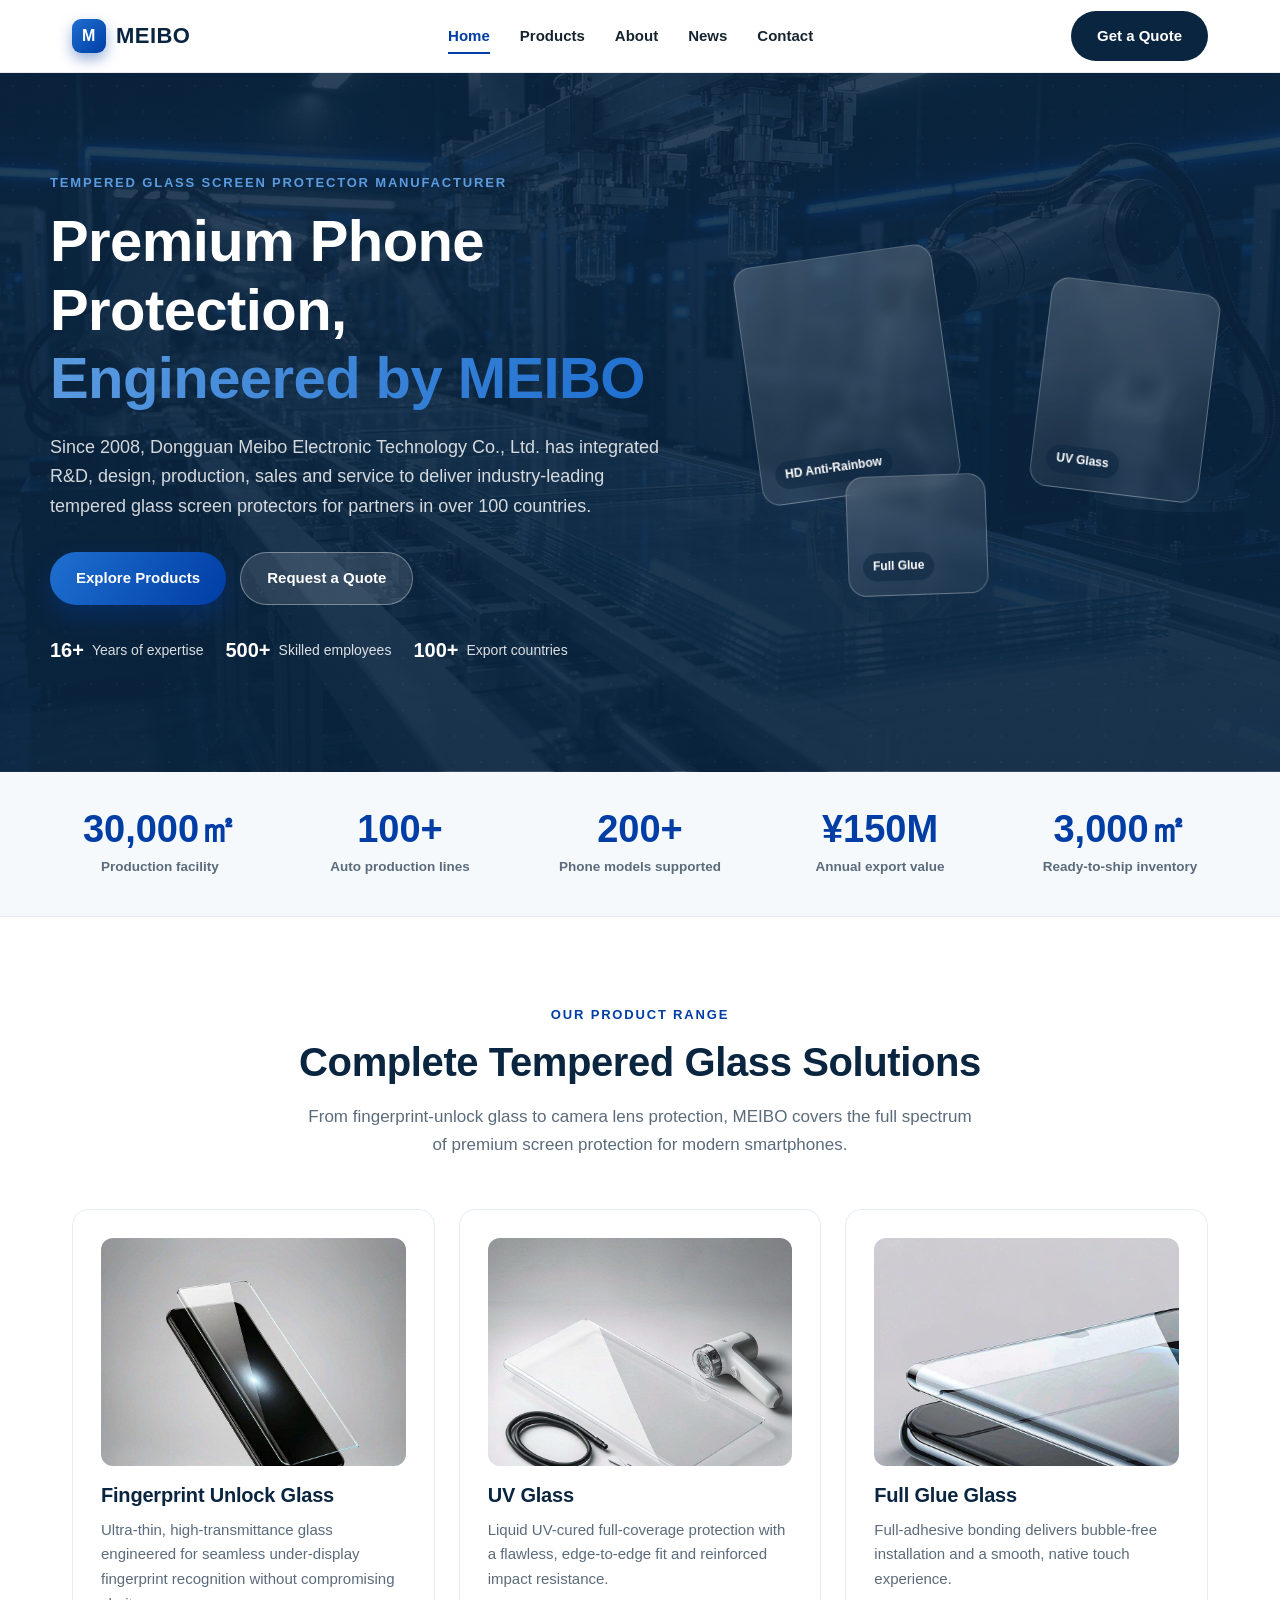
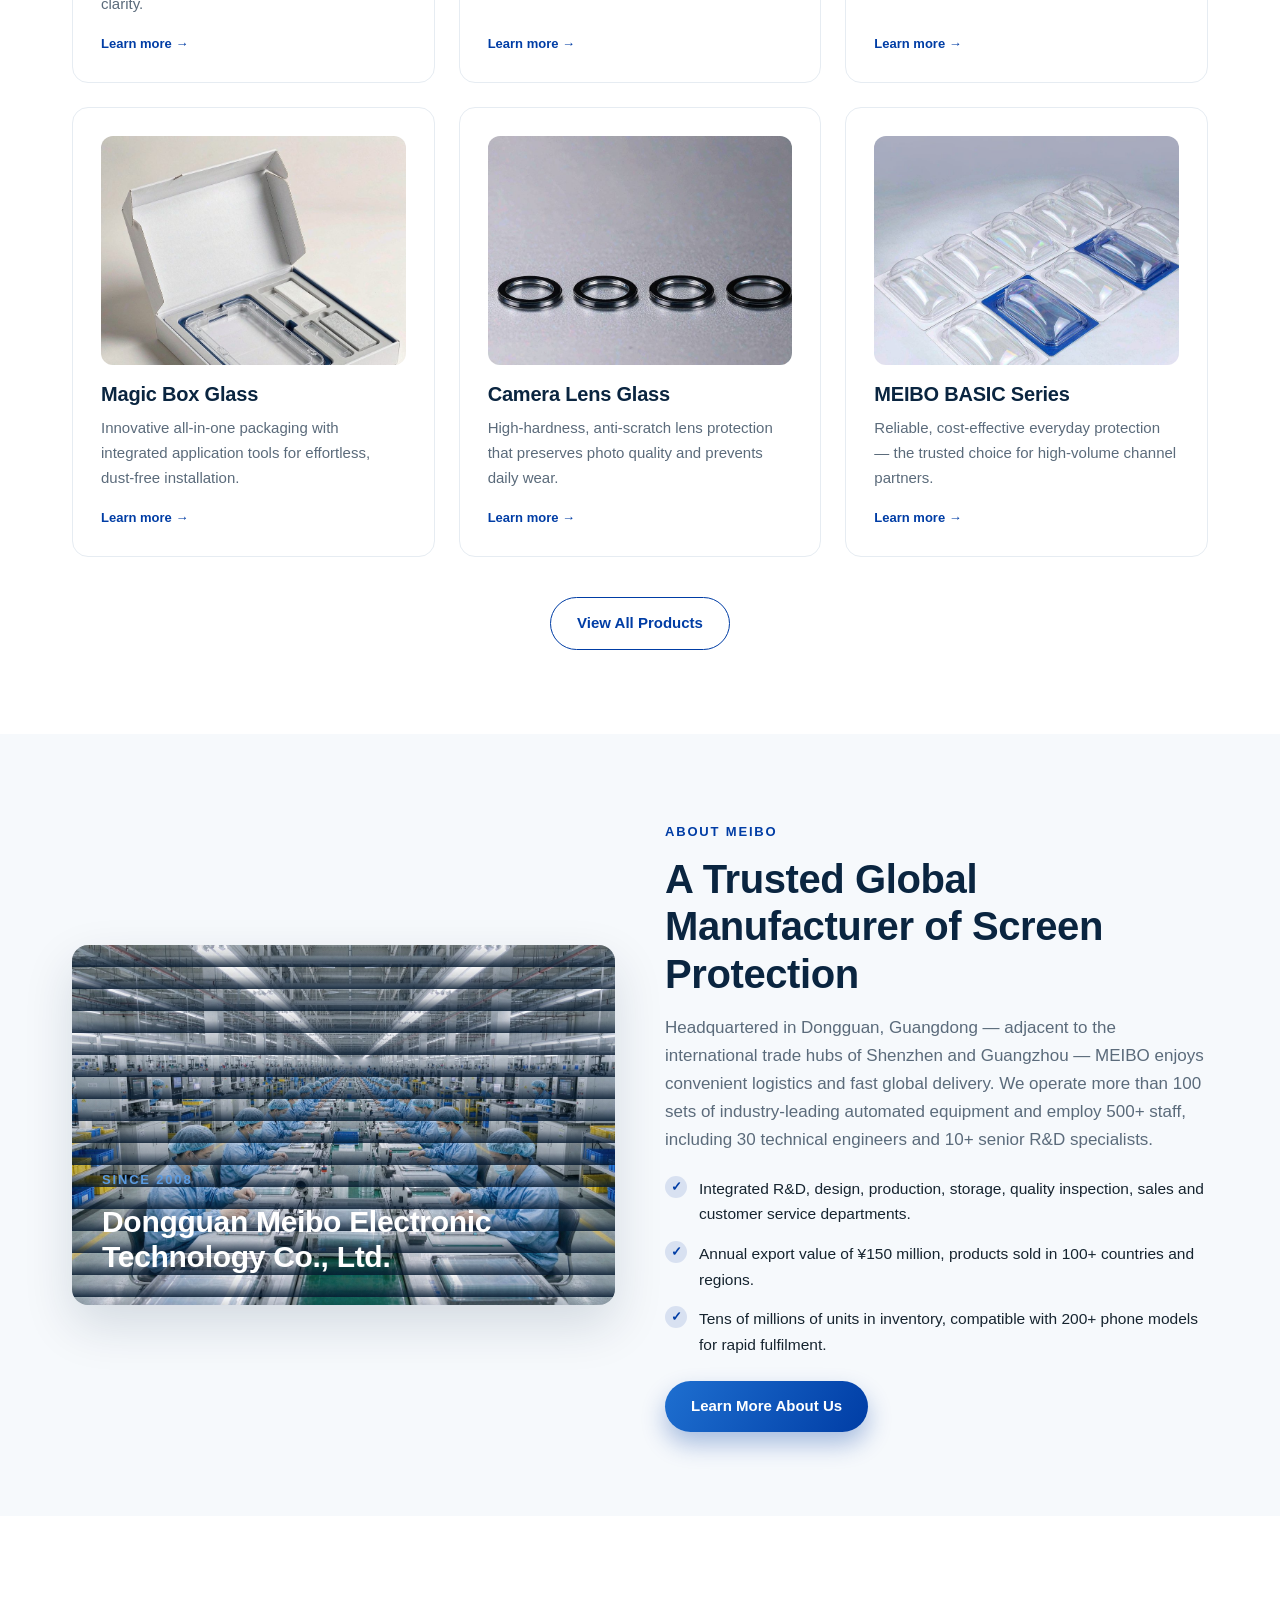
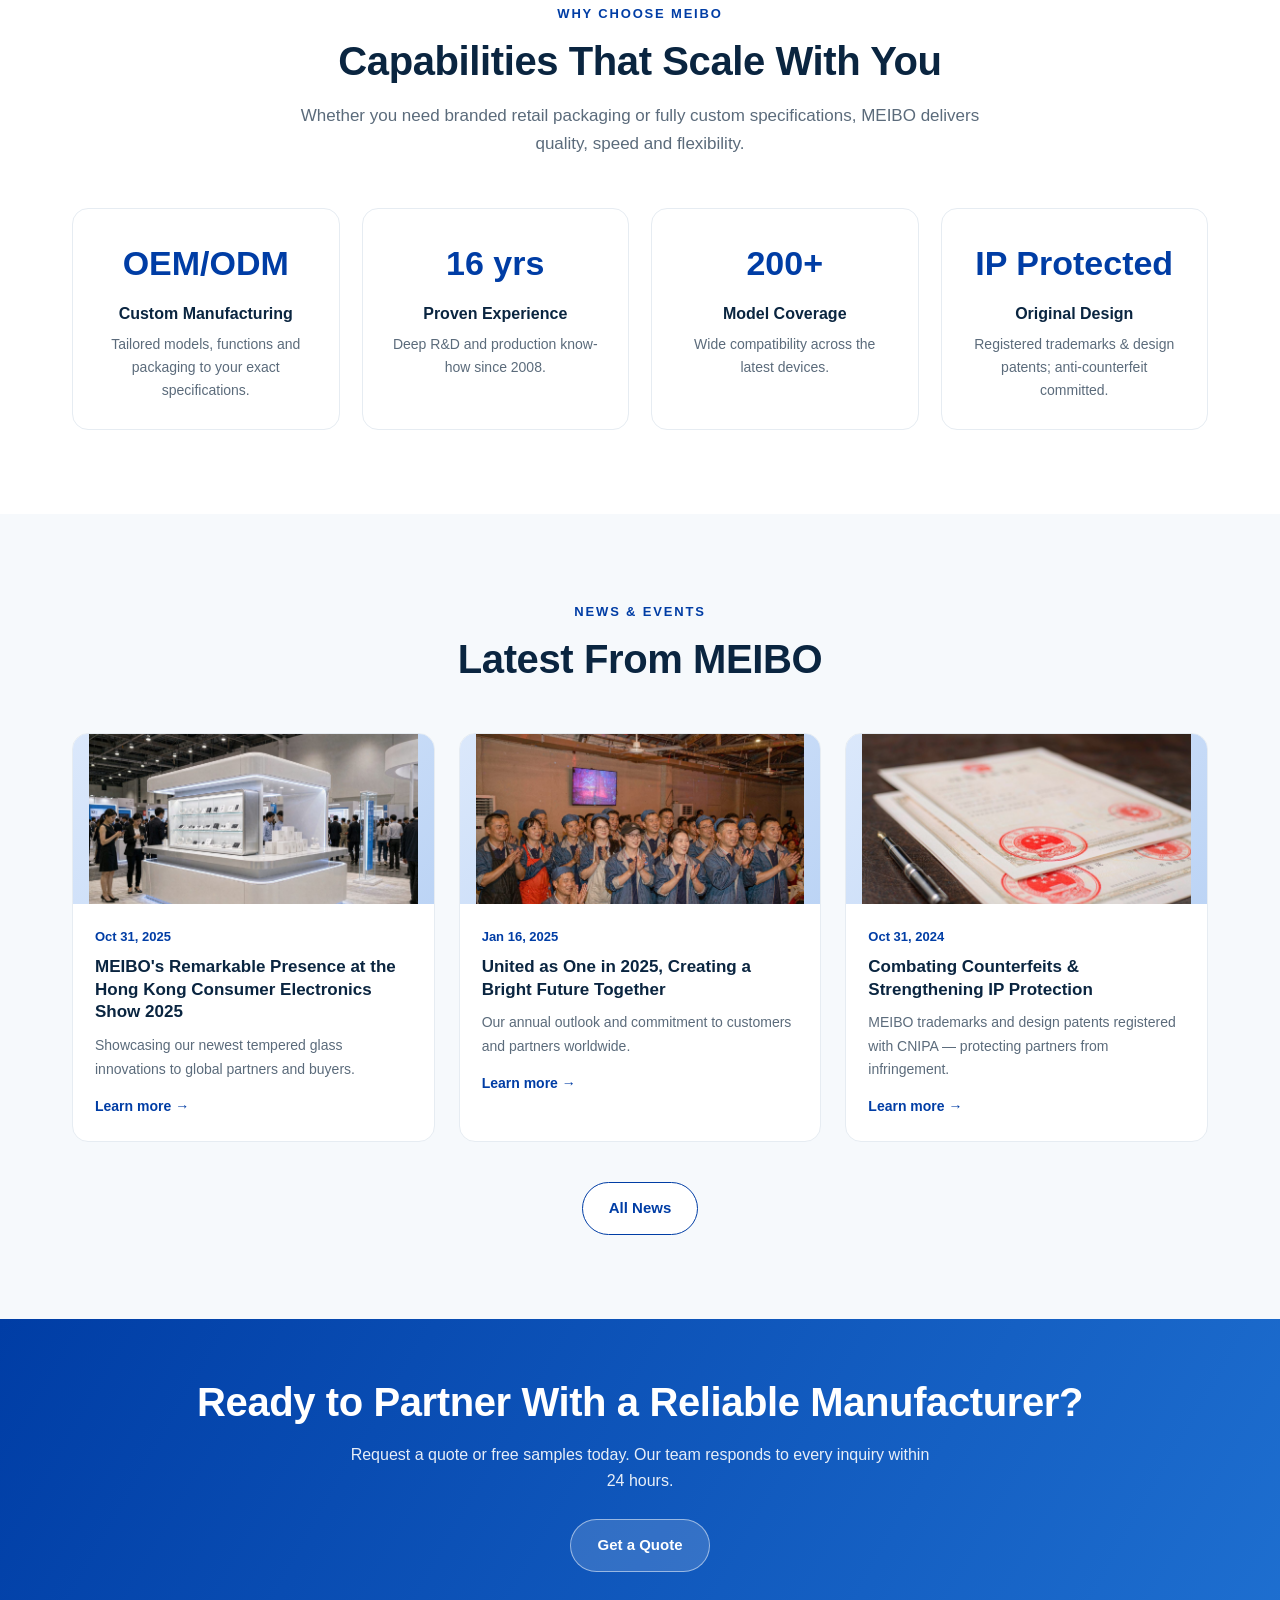
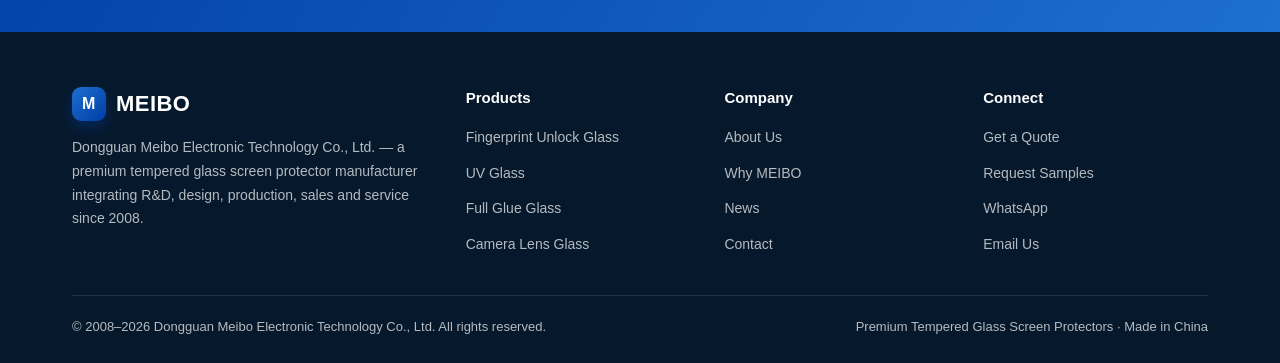
<file: meibo-cms/index.html>
<!DOCTYPE html>
<html lang="en">
<head>
<meta charset="UTF-8" />
<meta name="viewport" content="width=device-width, initial-scale=1.0" />
<title>MEIBO Electronic — Premium Tempered Glass Screen Protectors Manufacturer | OEM/ODM</title>
<meta name="description" content="Dongguan Meibo Electronic Technology Co., Ltd. is a leading manufacturer of tempered glass screen protectors since 2008. 30,000㎡ facility, 500+ staff, OEM/ODM, exported to 100+ countries." />
<meta name="keywords" content="screen protector manufacturer, tempered glass, phone protective film, OEM ODM, MEIBO, fingerprint unlock glass, UV glass" />
<meta name="author" content="Dongguan Meibo Electronic Technology Co., Ltd." />
<link rel="canonical" href="https://www.meiboesd.com/" />
<link rel="icon" type="image/svg+xml" href="assets/img/logo.svg" />
<script type="application/ld+json">
{
  "@context": "https://schema.org",
  "@type": "Organization",
  "name": "Dongguan Meibo Electronic Technology Co., Ltd.",
  "url": "https://www.meiboesd.com/",
  "logo": "https://www.meiboesd.com/assets/img/logo.svg",
  "foundingDate": "2008",
  "address": {"@type": "PostalAddress","addressLocality": "Dongguan","addressRegion": "Guangdong","addressCountry": "CN"},
  "description": "Manufacturer of premium tempered glass screen protectors for mobile phones."
}
</script>
<link rel="stylesheet" href="assets/css/style.css" />
<link rel="stylesheet" href="assets/css/cms.css" />
</head>
<body>

<!-- ============ HEADER ============ -->
<header>
  <div class="wrap nav">
    <a href="index.html" class="logo"><span class="mark">M</span>MEIBO</a>
    <nav class="nav-links" id="navLinks">
      <a href="index.html" class="active">Home</a>
      <a href="products.html">Products</a>
      <a href="about.html">About</a>
      <a href="news.html">News</a>
      <a href="contact.html">Contact</a>
    </nav>
    <div class="nav-cta">
      <a href="contact.html" class="btn btn-dark">Get a Quote</a>
      <button class="menu-btn" id="menuBtn" aria-label="Menu">&#9776;</button>
    </div>
  </div>
</header>

<!-- ============ HERO ============ -->
<section class="hero" id="heroSection">
  <div class="wrap hero-grid">
    <div>
      <span class="eyebrow" style="color:var(--sky)" data-cms-text="hero.eyebrow">Tempered Glass Screen Protector Manufacturer</span>
      <h1><span data-cms-text="hero.title">Premium Phone Protection,</span><br><span class="accent" data-cms-text="hero.accent">Engineered by MEIBO</span></h1>
      <p class="lead" data-cms-text="hero.lead">Since 2008, Dongguan Meibo Electronic Technology Co., Ltd. has integrated R&amp;D, design, production, sales and service to deliver industry-leading tempered glass screen protectors for partners in over 100 countries.</p>
      <div class="hero-cta">
        <a href="products.html" class="btn btn-primary">Explore Products</a>
        <a href="contact.html" class="btn btn-ghost">Request a Quote</a>
      </div>
      <div class="hero-badges" id="heroBadges">
        <div class="b"><b>16+</b>Years of expertise</div>
        <div class="b"><b>500+</b>Skilled employees</div>
        <div class="b"><b>100+</b>Export countries</div>
      </div>
    </div>
    <div class="hero-visual">
      <div class="glass-card gc1"><span class="gc-label">HD Anti-Rainbow</span></div>
      <div class="glass-card gc2"><span class="gc-label">UV Glass</span></div>
      <div class="glass-card gc3"><span class="gc-label">Full Glue</span></div>
    </div>
  </div>
</section>

<!-- ============ STATS ============ -->
<section class="stats">
  <div class="wrap stats-grid" id="statsGrid">
    <div class="stat"><div class="num">30,000㎡</div><div class="lbl">Production facility</div></div>
    <div class="stat"><div class="num">100+</div><div class="lbl">Auto production lines</div></div>
    <div class="stat"><div class="num">200+</div><div class="lbl">Phone models supported</div></div>
    <div class="stat"><div class="num">¥150M</div><div class="lbl">Annual export value</div></div>
    <div class="stat"><div class="num">3,000㎡</div><div class="lbl">Ready-to-ship inventory</div></div>
  </div>
</section>

<!-- ============ PRODUCTS PREVIEW ============ -->
<section class="section" id="products">
  <div class="wrap">
    <div class="head-center reveal">
      <span class="eyebrow">Our Product Range</span>
      <h2>Complete Tempered Glass Solutions</h2>
      <p class="lead">From fingerprint-unlock glass to camera lens protection, MEIBO covers the full spectrum of premium screen protection for modern smartphones.</p>
    </div>
    <div class="prod-grid" id="productGrid">
      <a class="card reveal" href="product-detail.html">
        <div class="icon">&#128273;</div>
        <h3>Fingerprint Unlock Glass</h3>
        <p>Ultra-thin, high-transmittance glass engineered for seamless under-display fingerprint recognition without compromising clarity.</p>
        <span class="tag">Learn more &#8594;</span>
      </a>
      <a class="card reveal" href="product-detail.html">
        <div class="icon">&#9728;</div>
        <h3>UV Glass</h3>
        <p>Liquid UV-cured full-coverage protection with a flawless, edge-to-edge fit and reinforced impact resistance.</p>
        <span class="tag">Learn more &#8594;</span>
      </a>
      <a class="card reveal" href="product-detail.html">
        <div class="icon">&#128301;</div>
        <h3>Full Glue Glass</h3>
        <p>Full-adhesive bonding delivers bubble-free installation and a smooth, native touch experience.</p>
        <span class="tag">Learn more &#8594;</span>
      </a>
      <a class="card reveal" href="product-detail.html">
        <div class="icon">&#128230;</div>
        <h3>Magic Box Glass</h3>
        <p>Innovative all-in-one packaging with integrated application tools for effortless, dust-free installation.</p>
        <span class="tag">Learn more &#8594;</span>
      </a>
      <a class="card reveal" href="product-detail.html">
        <div class="icon">&#128247;</div>
        <h3>Camera Lens Glass</h3>
        <p>High-hardness, anti-scratch lens protection that preserves photo quality and prevents daily wear.</p>
        <span class="tag">Learn more &#8594;</span>
      </a>
      <a class="card reveal" href="product-detail.html">
        <div class="icon">&#10003;</div>
        <h3>MEIBO BASIC Series</h3>
        <p>Reliable, cost-effective everyday protection — the trusted choice for high-volume channel partners.</p>
        <span class="tag">Learn more &#8594;</span>
      </a>
    </div>
    <div style="text-align:center;margin-top:40px"><a href="products.html" class="btn btn-outline">View All Products</a></div>
  </div>
</section>

<!-- ============ ABOUT PREVIEW ============ -->
<section class="section about" id="about">
  <div class="wrap about-grid">
    <div class="about-visual reveal" id="aboutVisual">
      <div class="inner">
        <span class="eyebrow" style="color:var(--sky)" data-cms-text="about.eyebrow">Since 2008</span>
        <h3 data-cms-text="about.title">Dongguan Meibo Electronic Technology Co., Ltd.</h3>
      </div>
    </div>
    <div class="reveal">
      <span class="eyebrow">About MEIBO</span>
      <h2>A Trusted Global Manufacturer of Screen Protection</h2>
      <p class="lead">Headquartered in Dongguan, Guangdong — adjacent to the international trade hubs of Shenzhen and Guangzhou — MEIBO enjoys convenient logistics and fast global delivery. We operate more than 100 sets of industry-leading automated equipment and employ 500+ staff, including 30 technical engineers and 10+ senior R&amp;D specialists.</p>
      <ul class="feat-list">
        <li><span class="ck">&#10003;</span><span>Integrated R&amp;D, design, production, storage, quality inspection, sales and customer service departments.</span></li>
        <li><span class="ck">&#10003;</span><span>Annual export value of ¥150 million, products sold in 100+ countries and regions.</span></li>
        <li><span class="ck">&#10003;</span><span>Tens of millions of units in inventory, compatible with 200+ phone models for rapid fulfilment.</span></li>
      </ul>
      <a href="about.html" class="btn btn-primary" style="margin-top:24px">Learn More About Us</a>
    </div>
  </div>
</section>

<!-- ============ WHY ============ -->
<section class="section" id="why">
  <div class="wrap">
    <div class="head-center reveal">
      <span class="eyebrow">Why Choose MEIBO</span>
      <h2>Capabilities That Scale With You</h2>
      <p class="lead">Whether you need branded retail packaging or fully custom specifications, MEIBO delivers quality, speed and flexibility.</p>
    </div>
    <div class="why-grid">
      <div class="why reveal"><div class="big">OEM/ODM</div><h4>Custom Manufacturing</h4><p>Tailored models, functions and packaging to your exact specifications.</p></div>
      <div class="why reveal"><div class="big">16 yrs</div><h4>Proven Experience</h4><p>Deep R&amp;D and production know-how since 2008.</p></div>
      <div class="why reveal"><div class="big">200+</div><h4>Model Coverage</h4><p>Wide compatibility across the latest devices.</p></div>
      <div class="why reveal"><div class="big">IP Protected</div><h4>Original Design</h4><p>Registered trademarks &amp; design patents; anti-counterfeit committed.</p></div>
    </div>
  </div>
</section>

<!-- ============ NEWS PREVIEW ============ -->
<section class="section about" id="news">
  <div class="wrap">
    <div class="head-center reveal">
      <span class="eyebrow">News &amp; Events</span>
      <h2>Latest From MEIBO</h2>
    </div>
    <div class="news-grid" id="newsGrid">
      <a class="news reveal" href="news-detail.html">
        <div class="thumb">HONG KONG · 2025</div>
        <div class="body">
          <div class="date">Oct 31, 2025</div>
          <h4>MEIBO's Remarkable Presence at the Hong Kong Consumer Electronics Show 2025</h4>
          <p>Showcasing our newest tempered glass innovations to global partners and buyers.</p>
          <span class="more">Learn more &#8594;</span>
        </div>
      </a>
      <a class="news reveal" href="news-detail.html">
        <div class="thumb">MEIBO · 2025</div>
        <div class="body">
          <div class="date">Jan 16, 2025</div>
          <h4>United as One in 2025, Creating a Bright Future Together</h4>
          <p>Our annual outlook and commitment to customers and partners worldwide.</p>
          <span class="more">Learn more &#8594;</span>
        </div>
      </a>
      <a class="news reveal" href="news-detail.html">
        <div class="thumb">IP · PROTECTION</div>
        <div class="body">
          <div class="date">Oct 31, 2024</div>
          <h4>Combating Counterfeits &amp; Strengthening IP Protection</h4>
          <p>MEIBO trademarks and design patents registered with CNIPA — protecting partners from infringement.</p>
          <span class="more">Learn more &#8594;</span>
        </div>
      </a>
    </div>
    <div style="text-align:center;margin-top:40px"><a href="news.html" class="btn btn-outline">All News</a></div>
  </div>
</section>

<!-- ============ CTA BAND ============ -->
<section class="cta-band">
  <div class="wrap">
    <h2>Ready to Partner With a Reliable Manufacturer?</h2>
    <p>Request a quote or free samples today. Our team responds to every inquiry within 24 hours.</p>
    <a href="contact.html" class="btn btn-ghost">Get a Quote</a>
  </div>
</section>

<!-- ============ FOOTER ============ -->
<footer>
  <div class="wrap">
    <div class="foot-grid">
      <div>
        <div class="logo"><span class="mark">M</span>MEIBO</div>
        <p>Dongguan Meibo Electronic Technology Co., Ltd. — a premium tempered glass screen protector manufacturer integrating R&amp;D, design, production, sales and service since 2008.</p>
      </div>
      <div>
        <h5>Products</h5>
        <ul>
          <li><a href="products.html">Fingerprint Unlock Glass</a></li>
          <li><a href="products.html">UV Glass</a></li>
          <li><a href="products.html">Full Glue Glass</a></li>
          <li><a href="products.html">Camera Lens Glass</a></li>
        </ul>
      </div>
      <div>
        <h5>Company</h5>
        <ul>
          <li><a href="about.html">About Us</a></li>
          <li><a href="about.html">Why MEIBO</a></li>
          <li><a href="news.html">News</a></li>
          <li><a href="contact.html">Contact</a></li>
        </ul>
      </div>
      <div>
        <h5>Connect</h5>
        <ul>
          <li><a href="contact.html">Get a Quote</a></li>
          <li><a href="contact.html">Request Samples</a></li>
          <li><a href="contact.html">WhatsApp</a></li>
          <li><a href="contact.html">Email Us</a></li>
        </ul>
      </div>
    </div>
    <div class="foot-bottom">
      <span>© 2008–2026 Dongguan Meibo Electronic Technology Co., Ltd. All rights reserved.</span>
      <span>Premium Tempered Glass Screen Protectors · Made in China</span>
    </div>
  </div>
</footer>

<script>
  const menuBtn = document.getElementById('menuBtn');
  const navLinks = document.getElementById('navLinks');
  menuBtn.addEventListener('click', () => navLinks.classList.toggle('open'));
  navLinks.querySelectorAll('a').forEach(a => a.addEventListener('click', () => navLinks.classList.remove('open')));

  const io = new IntersectionObserver((entries) => {
    entries.forEach(e => { if (e.isIntersecting) { e.target.classList.add('in'); io.unobserve(e.target); } });
  }, { threshold: 0.12 });
  document.querySelectorAll('.reveal').forEach(el => io.observe(el));
</script>
<script src="assets/js/content.js" defer></script>
</body>
</html>
</file>
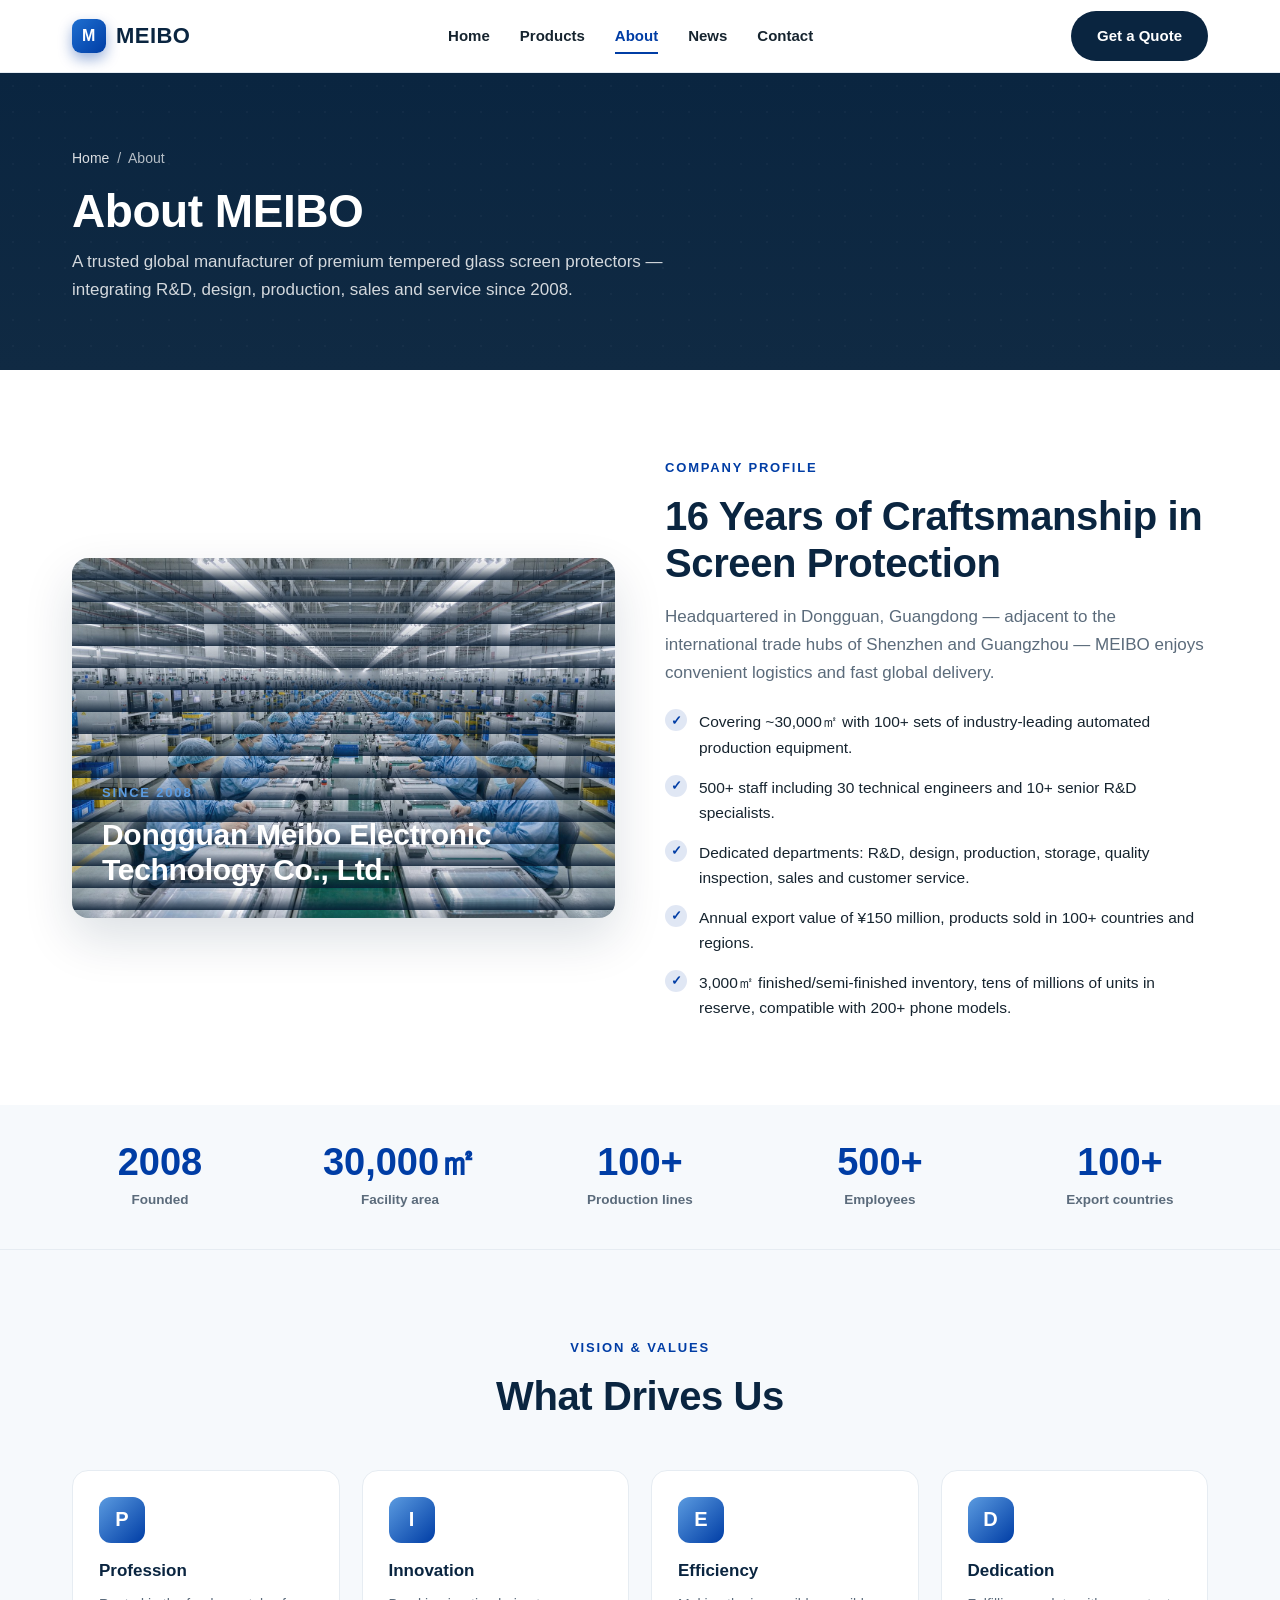
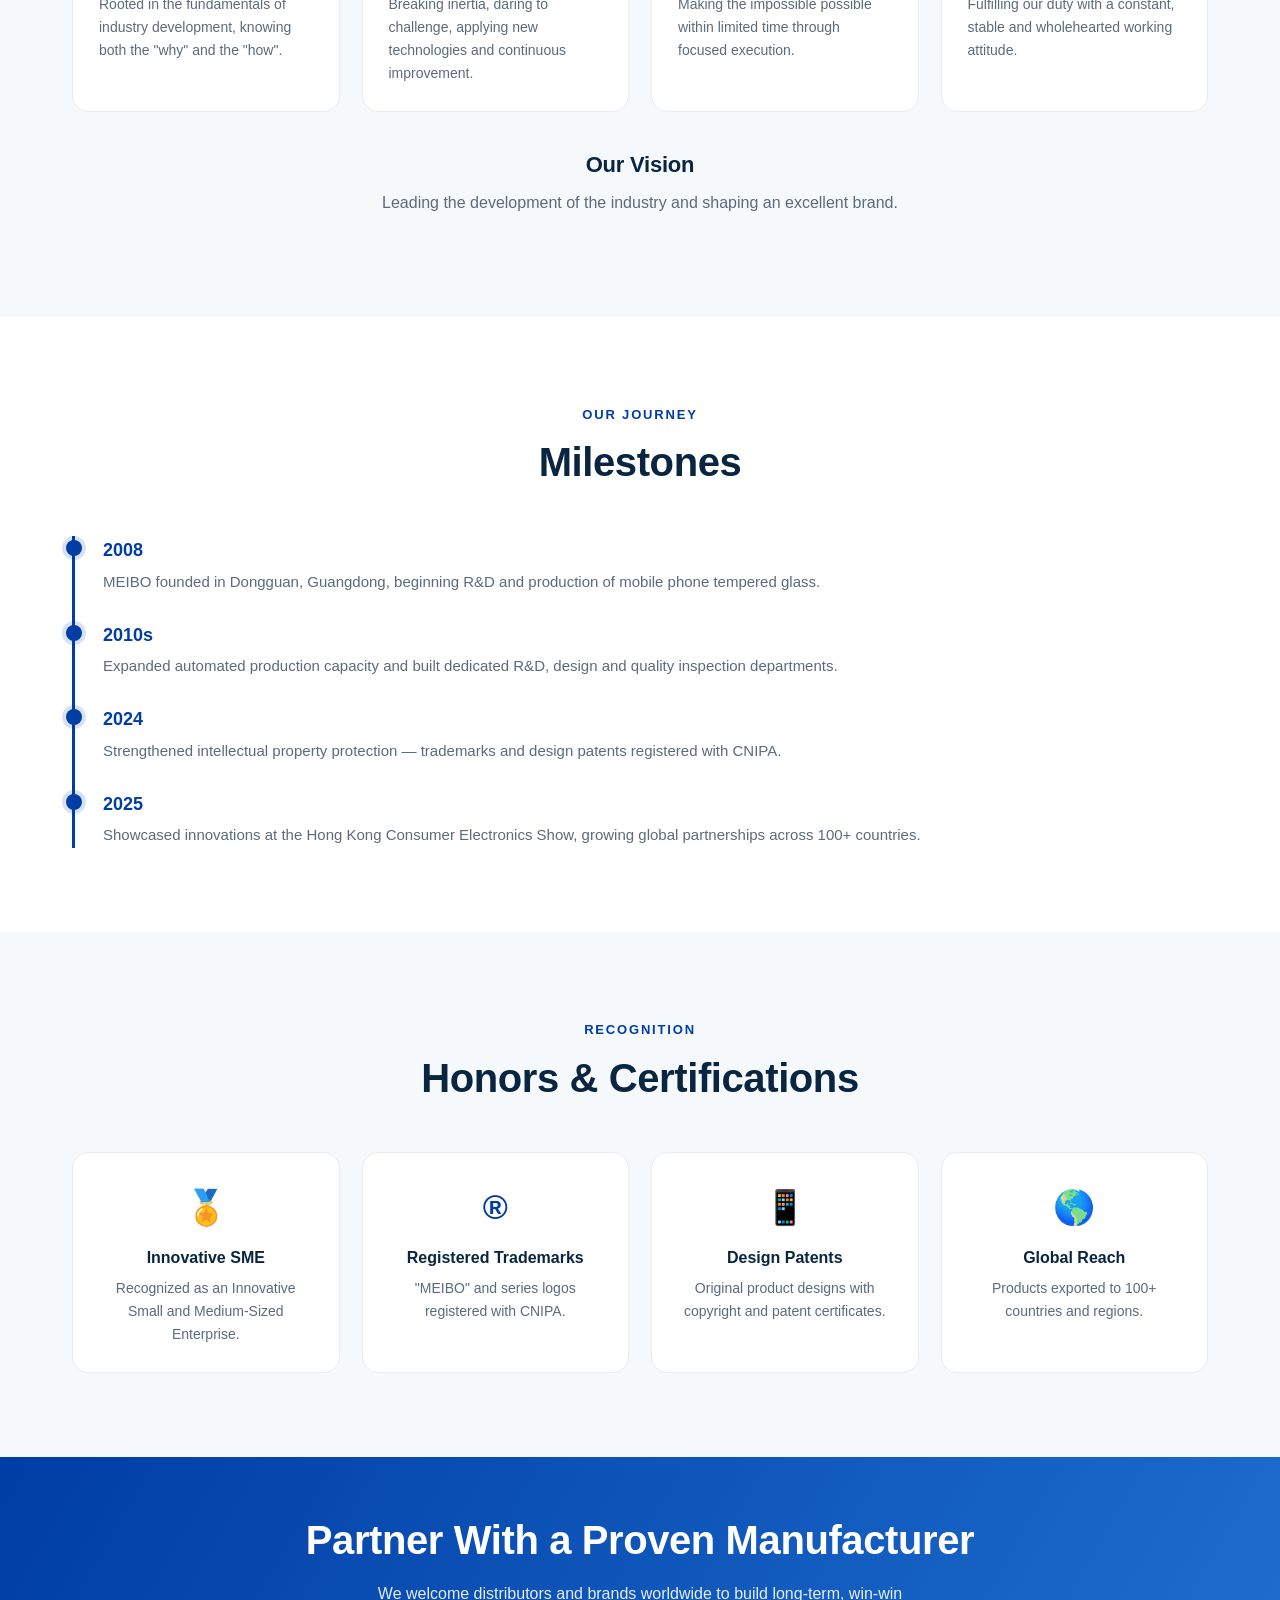
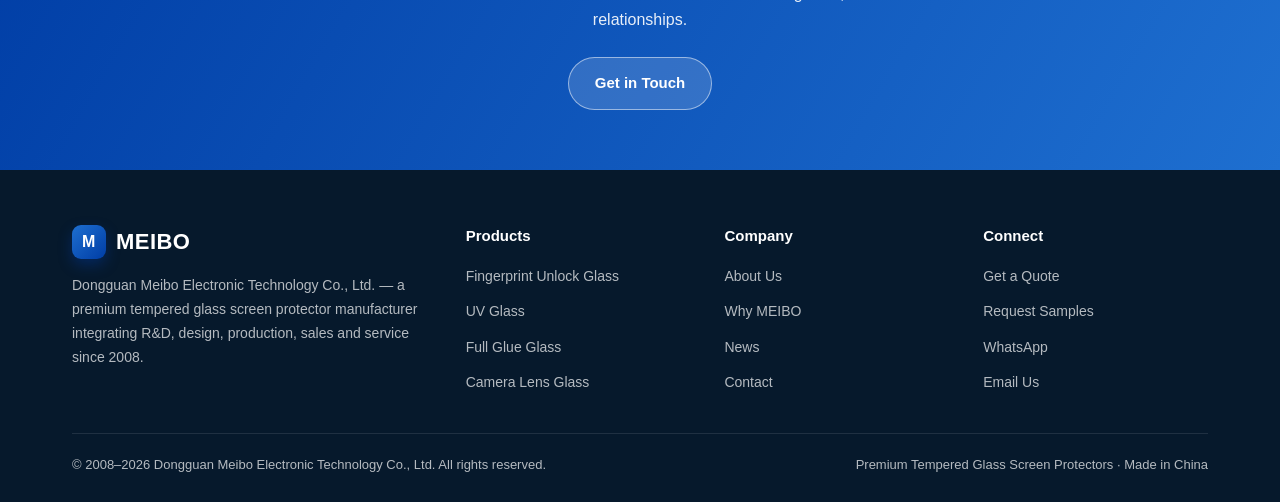
<file: meibo-cms/about.html>
<!DOCTYPE html>
<html lang="en">
<head>
<meta charset="UTF-8" />
<meta name="viewport" content="width=device-width, initial-scale=1.0" />
<title>About — MEIBO Electronic Technology Co., Ltd.</title>
<meta name="description" content="Dongguan Meibo Electronic Technology Co., Ltd. — founded in 2008, a leading tempered glass screen protector manufacturer with 30,000㎡ facility, 500+ staff and exports to 100+ countries." />
<link rel="icon" type="image/svg+xml" href="assets/img/logo.svg" />
<link rel="stylesheet" href="assets/css/style.css" />
<link rel="stylesheet" href="assets/css/cms.css" />
</head>
<body>

<header>
  <div class="wrap nav">
    <a href="index.html" class="logo"><span class="mark">M</span>MEIBO</a>
    <nav class="nav-links" id="navLinks">
      <a href="index.html">Home</a>
      <a href="products.html">Products</a>
      <a href="about.html" class="active">About</a>
      <a href="news.html">News</a>
      <a href="contact.html">Contact</a>
    </nav>
    <div class="nav-cta">
      <a href="contact.html" class="btn btn-dark">Get a Quote</a>
      <button class="menu-btn" id="menuBtn" aria-label="Menu">&#9776;</button>
    </div>
  </div>
</header>

<!-- ============ PAGE HERO ============ -->
<section class="page-hero">
  <div class="wrap">
    <div class="breadcrumb"><a href="index.html">Home</a> &nbsp;/&nbsp; About</div>
    <h1>About MEIBO</h1>
    <p>A trusted global manufacturer of premium tempered glass screen protectors — integrating R&D, design, production, sales and service since 2008.</p>
  </div>
</section>

<!-- ============ COMPANY PROFILE ============ -->
<section class="section">
  <div class="wrap about-grid">
    <div class="about-visual reveal" id="aboutVisual">
      <div class="inner">
        <span class="eyebrow" style="color:var(--sky)" data-cms-text="about.eyebrow">Since 2008</span>
        <h3 data-cms-text="about.title">Dongguan Meibo Electronic Technology Co., Ltd.</h3>
      </div>
    </div>
    <div class="reveal">
      <span class="eyebrow">Company Profile</span>
      <h2>16 Years of Craftsmanship in Screen Protection</h2>
      <p class="lead">Headquartered in Dongguan, Guangdong — adjacent to the international trade hubs of Shenzhen and Guangzhou — MEIBO enjoys convenient logistics and fast global delivery.</p>
      <ul class="feat-list">
        <li><span class="ck">&#10003;</span><span>Covering ~30,000㎡ with 100+ sets of industry-leading automated production equipment.</span></li>
        <li><span class="ck">&#10003;</span><span>500+ staff including 30 technical engineers and 10+ senior R&D specialists.</span></li>
        <li><span class="ck">&#10003;</span><span>Dedicated departments: R&D, design, production, storage, quality inspection, sales and customer service.</span></li>
        <li><span class="ck">&#10003;</span><span>Annual export value of ¥150 million, products sold in 100+ countries and regions.</span></li>
        <li><span class="ck">&#10003;</span><span>3,000㎡ finished/semi-finished inventory, tens of millions of units in reserve, compatible with 200+ phone models.</span></li>
      </ul>
    </div>
  </div>
</section>

<!-- ============ STATS ============ -->
<section class="stats">
  <div class="wrap stats-grid">
    <div class="stat"><div class="num">2008</div><div class="lbl">Founded</div></div>
    <div class="stat"><div class="num">30,000㎡</div><div class="lbl">Facility area</div></div>
    <div class="stat"><div class="num">100+</div><div class="lbl">Production lines</div></div>
    <div class="stat"><div class="num">500+</div><div class="lbl">Employees</div></div>
    <div class="stat"><div class="num">100+</div><div class="lbl">Export countries</div></div>
  </div>
</section>

<!-- ============ VISION / VALUES ============ -->
<section class="section about">
  <div class="wrap">
    <div class="head-center reveal">
      <span class="eyebrow">Vision & Values</span>
      <h2>What Drives Us</h2>
    </div>
    <div class="values-grid">
      <div class="value reveal"><div class="ic">P</div><h4>Profession</h4><p>Rooted in the fundamentals of industry development, knowing both the "why" and the "how".</p></div>
      <div class="value reveal"><div class="ic">I</div><h4>Innovation</h4><p>Breaking inertia, daring to challenge, applying new technologies and continuous improvement.</p></div>
      <div class="value reveal"><div class="ic">E</div><h4>Efficiency</h4><p>Making the impossible possible within limited time through focused execution.</p></div>
      <div class="value reveal"><div class="ic">D</div><h4>Dedication</h4><p>Fulfilling our duty with a constant, stable and wholehearted working attitude.</p></div>
    </div>
    <div class="prose reveal" style="margin:40px auto 0;text-align:center">
      <h3 style="text-align:center">Our Vision</h3>
      <p style="text-align:center">Leading the development of the industry and shaping an excellent brand.</p>
    </div>
  </div>
</section>

<!-- ============ TIMELINE ============ -->
<section class="section">
  <div class="wrap">
    <div class="head-center reveal">
      <span class="eyebrow">Our Journey</span>
      <h2>Milestones</h2>
    </div>
    <ul class="timeline reveal">
      <li><div class="yr">2008</div><p>MEIBO founded in Dongguan, Guangdong, beginning R&D and production of mobile phone tempered glass.</p></li>
      <li><div class="yr">2010s</div><p>Expanded automated production capacity and built dedicated R&D, design and quality inspection departments.</p></li>
      <li><div class="yr">2024</div><p>Strengthened intellectual property protection — trademarks and design patents registered with CNIPA.</p></li>
      <li><div class="yr">2025</div><p>Showcased innovations at the Hong Kong Consumer Electronics Show, growing global partnerships across 100+ countries.</p></li>
    </ul>
  </div>
</section>

<!-- ============ HONORS ============ -->
<section class="section about">
  <div class="wrap">
    <div class="head-center reveal">
      <span class="eyebrow">Recognition</span>
      <h2>Honors & Certifications</h2>
    </div>
    <div class="why-grid">
      <div class="why reveal"><div class="big">&#127941;</div><h4>Innovative SME</h4><p>Recognized as an Innovative Small and Medium-Sized Enterprise.</p></div>
      <div class="why reveal"><div class="big">&#174;</div><h4>Registered Trademarks</h4><p>"MEIBO" and series logos registered with CNIPA.</p></div>
      <div class="why reveal"><div class="big">&#128241;</div><h4>Design Patents</h4><p>Original product designs with copyright and patent certificates.</p></div>
      <div class="why reveal"><div class="big">&#127758;</div><h4>Global Reach</h4><p>Products exported to 100+ countries and regions.</p></div>
    </div>
  </div>
</section>

<!-- ============ CTA BAND ============ -->
<section class="cta-band">
  <div class="wrap">
    <h2>Partner With a Proven Manufacturer</h2>
    <p>We welcome distributors and brands worldwide to build long-term, win-win relationships.</p>
    <a href="contact.html" class="btn btn-ghost">Get in Touch</a>
  </div>
</section>

<!-- ============ FOOTER ============ -->
<footer>
  <div class="wrap">
    <div class="foot-grid">
      <div>
        <div class="logo"><span class="mark">M</span>MEIBO</div>
        <p>Dongguan Meibo Electronic Technology Co., Ltd. — a premium tempered glass screen protector manufacturer integrating R&D, design, production, sales and service since 2008.</p>
      </div>
      <div>
        <h5>Products</h5>
        <ul>
          <li><a href="products.html">Fingerprint Unlock Glass</a></li>
          <li><a href="products.html">UV Glass</a></li>
          <li><a href="products.html">Full Glue Glass</a></li>
          <li><a href="products.html">Camera Lens Glass</a></li>
        </ul>
      </div>
      <div>
        <h5>Company</h5>
        <ul>
          <li><a href="about.html">About Us</a></li>
          <li><a href="about.html">Why MEIBO</a></li>
          <li><a href="news.html">News</a></li>
          <li><a href="contact.html">Contact</a></li>
        </ul>
      </div>
      <div>
        <h5>Connect</h5>
        <ul>
          <li><a href="contact.html">Get a Quote</a></li>
          <li><a href="contact.html">Request Samples</a></li>
          <li><a href="contact.html">WhatsApp</a></li>
          <li><a href="contact.html">Email Us</a></li>
        </ul>
      </div>
    </div>
    <div class="foot-bottom">
      <span>© 2008–2026 Dongguan Meibo Electronic Technology Co., Ltd. All rights reserved.</span>
      <span>Premium Tempered Glass Screen Protectors · Made in China</span>
    </div>
  </div>
</footer>

<script>
  const menuBtn = document.getElementById('menuBtn');
  const navLinks = document.getElementById('navLinks');
  menuBtn.addEventListener('click', () => navLinks.classList.toggle('open'));
  navLinks.querySelectorAll('a').forEach(a => a.addEventListener('click', () => navLinks.classList.remove('open')));
  const io = new IntersectionObserver((e)=>{e.forEach(x=>{if(x.isIntersecting){x.target.classList.add('in');io.unobserve(x.target);}})},{threshold:.12});
  document.querySelectorAll('.reveal').forEach(el=>io.observe(el));
</script>
<script src="assets/js/content.js" defer></script>
</body>
</html>
</file>
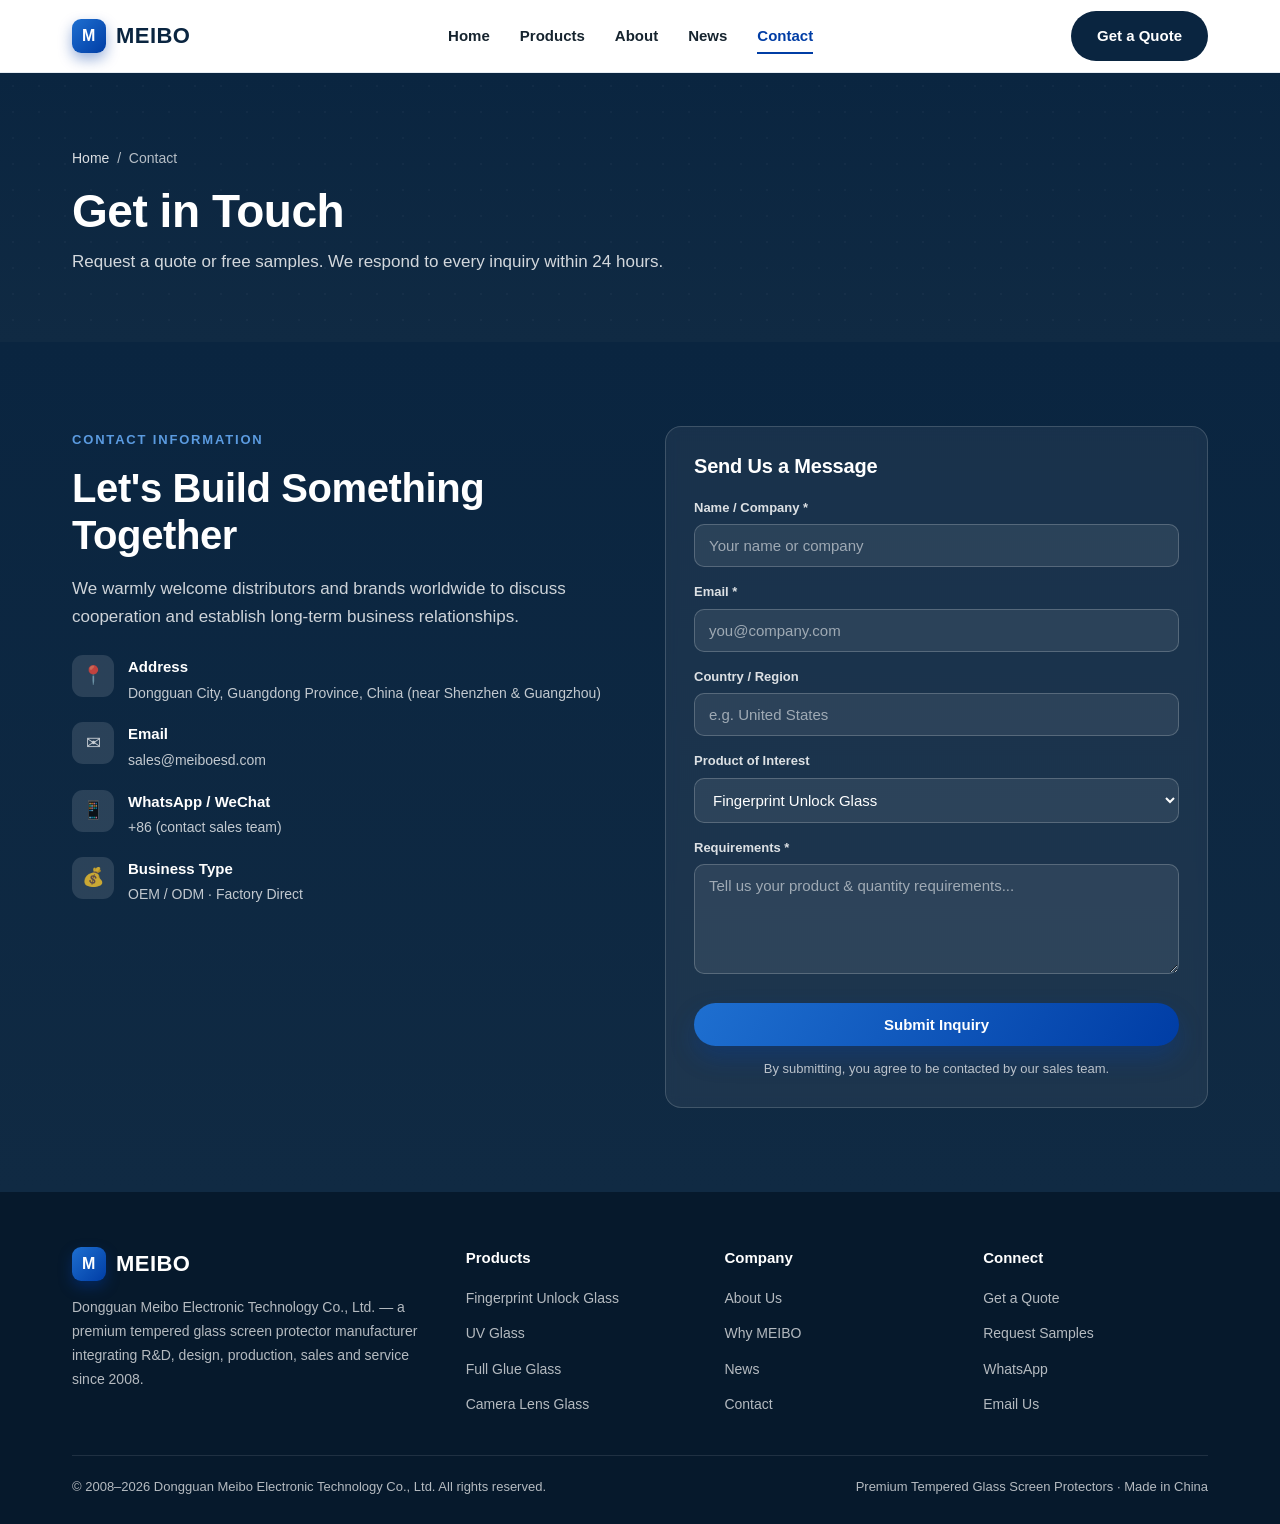
<file: meibo-cms/contact.html>
<!DOCTYPE html>
<html lang="en">
<head>
<meta charset="UTF-8" />
<meta name="viewport" content="width=device-width, initial-scale=1.0" />
<title>Contact — MEIBO Electronic | Request a Quote</title>
<meta name="description" content="Contact MEIBO for OEM/ODM quotes and free samples. Factory-direct tempered glass screen protectors, exported to 100+ countries." />
<link rel="icon" type="image/svg+xml" href="assets/img/logo.svg" />
<link rel="stylesheet" href="assets/css/style.css" />
<link rel="stylesheet" href="assets/css/cms.css" />
</head>
<body>

<header>
  <div class="wrap nav">
    <a href="index.html" class="logo"><span class="mark">M</span>MEIBO</a>
    <nav class="nav-links" id="navLinks">
      <a href="index.html">Home</a>
      <a href="products.html">Products</a>
      <a href="about.html">About</a>
      <a href="news.html">News</a>
      <a href="contact.html" class="active">Contact</a>
    </nav>
    <div class="nav-cta">
      <a href="contact.html" class="btn btn-dark">Get a Quote</a>
      <button class="menu-btn" id="menuBtn" aria-label="Menu">&#9776;</button>
    </div>
  </div>
</header>

<!-- ============ PAGE HERO ============ -->
<section class="page-hero">
  <div class="wrap">
    <div class="breadcrumb"><a href="index.html">Home</a> &nbsp;/&nbsp; Contact</div>
    <h1>Get in Touch</h1>
    <p>Request a quote or free samples. We respond to every inquiry within 24 hours.</p>
  </div>
</section>

<!-- ============ CONTACT ============ -->
<section class="section contact">
  <div class="wrap contact-grid">
    <div class="reveal">
      <span class="eyebrow" style="color:var(--sky)">Contact Information</span>
      <h2>Let's Build Something Together</h2>
      <p class="lead">We warmly welcome distributors and brands worldwide to discuss cooperation and establish long-term business relationships.</p>
      <ul class="info-list">
        <li><span class="ic">&#128205;</span><div><b>Address</b><span data-cms-text="contact.address">Dongguan City, Guangdong Province, China (near Shenzhen &amp; Guangzhou)</span></div></li>
        <li><span class="ic">&#9993;</span><div><b>Email</b><span data-cms-text="contact.email">sales@meiboesd.com</span></div></li>
        <li><span class="ic">&#128241;</span><div><b>WhatsApp / WeChat</b><span data-cms-text="contact.whatsapp">+86 (contact sales team)</span></div></li>
        <li><span class="ic">&#128176;</span><div><b>Business Type</b><span data-cms-text="contact.business">OEM / ODM · Factory Direct</span></div></li>
      </ul>
    </div>

    <form class="form reveal" action="mail.php" method="post">
      <h3>Send Us a Message</h3>
      <div class="field">
        <label for="name">Name / Company *</label>
        <input id="name" name="name" type="text" placeholder="Your name or company" required />
      </div>
      <div class="field">
        <label for="email">Email *</label>
        <input id="email" name="email" type="email" placeholder="you@company.com" required />
      </div>
      <div class="field">
        <label for="country">Country / Region</label>
        <input id="country" name="country" type="text" placeholder="e.g. United States" />
      </div>
      <div class="field">
        <label for="product">Product of Interest</label>
        <select id="product" name="product">
          <option value="Fingerprint Unlock Glass">Fingerprint Unlock Glass</option>
          <option value="UV Glass">UV Glass</option>
          <option value="Full Glue Glass">Full Glue Glass</option>
          <option value="Magic Box Glass">Magic Box Glass</option>
          <option value="Camera Lens Glass">Camera Lens Glass</option>
          <option value="MEIBO BASIC Series">MEIBO BASIC Series</option>
          <option value="Other / Not sure">Other / Not sure</option>
        </select>
      </div>
      <div class="field">
        <label for="message">Requirements *</label>
        <textarea id="message" name="message" placeholder="Tell us your product & quantity requirements..." required></textarea>
      </div>
      <button class="btn btn-primary" type="submit">Submit Inquiry</button>
      <p class="form-note">By submitting, you agree to be contacted by our sales team.</p>
    </form>
  </div>
</section>

<!-- ============ FOOTER ============ -->
<footer>
  <div class="wrap">
    <div class="foot-grid">
      <div>
        <div class="logo"><span class="mark">M</span>MEIBO</div>
        <p>Dongguan Meibo Electronic Technology Co., Ltd. — a premium tempered glass screen protector manufacturer integrating R&D, design, production, sales and service since 2008.</p>
      </div>
      <div>
        <h5>Products</h5>
        <ul>
          <li><a href="products.html">Fingerprint Unlock Glass</a></li>
          <li><a href="products.html">UV Glass</a></li>
          <li><a href="products.html">Full Glue Glass</a></li>
          <li><a href="products.html">Camera Lens Glass</a></li>
        </ul>
      </div>
      <div>
        <h5>Company</h5>
        <ul>
          <li><a href="about.html">About Us</a></li>
          <li><a href="about.html">Why MEIBO</a></li>
          <li><a href="news.html">News</a></li>
          <li><a href="contact.html">Contact</a></li>
        </ul>
      </div>
      <div>
        <h5>Connect</h5>
        <ul>
          <li><a href="contact.html">Get a Quote</a></li>
          <li><a href="contact.html">Request Samples</a></li>
          <li><a href="contact.html">WhatsApp</a></li>
          <li><a href="contact.html">Email Us</a></li>
        </ul>
      </div>
    </div>
    <div class="foot-bottom">
      <span>© 2008–2026 Dongguan Meibo Electronic Technology Co., Ltd. All rights reserved.</span>
      <span>Premium Tempered Glass Screen Protectors · Made in China</span>
    </div>
  </div>
</footer>

<script>
  const menuBtn = document.getElementById('menuBtn');
  const navLinks = document.getElementById('navLinks');
  menuBtn.addEventListener('click', () => navLinks.classList.toggle('open'));
  navLinks.querySelectorAll('a').forEach(a => a.addEventListener('click', () => navLinks.classList.remove('open')));
  const io = new IntersectionObserver((e)=>{e.forEach(x=>{if(x.isIntersecting){x.target.classList.add('in');io.unobserve(x.target);}})},{threshold:.12});
  document.querySelectorAll('.reveal').forEach(el=>io.observe(el));
</script>
<script src="assets/js/content.js" defer></script>
</body>
</html>
</file>
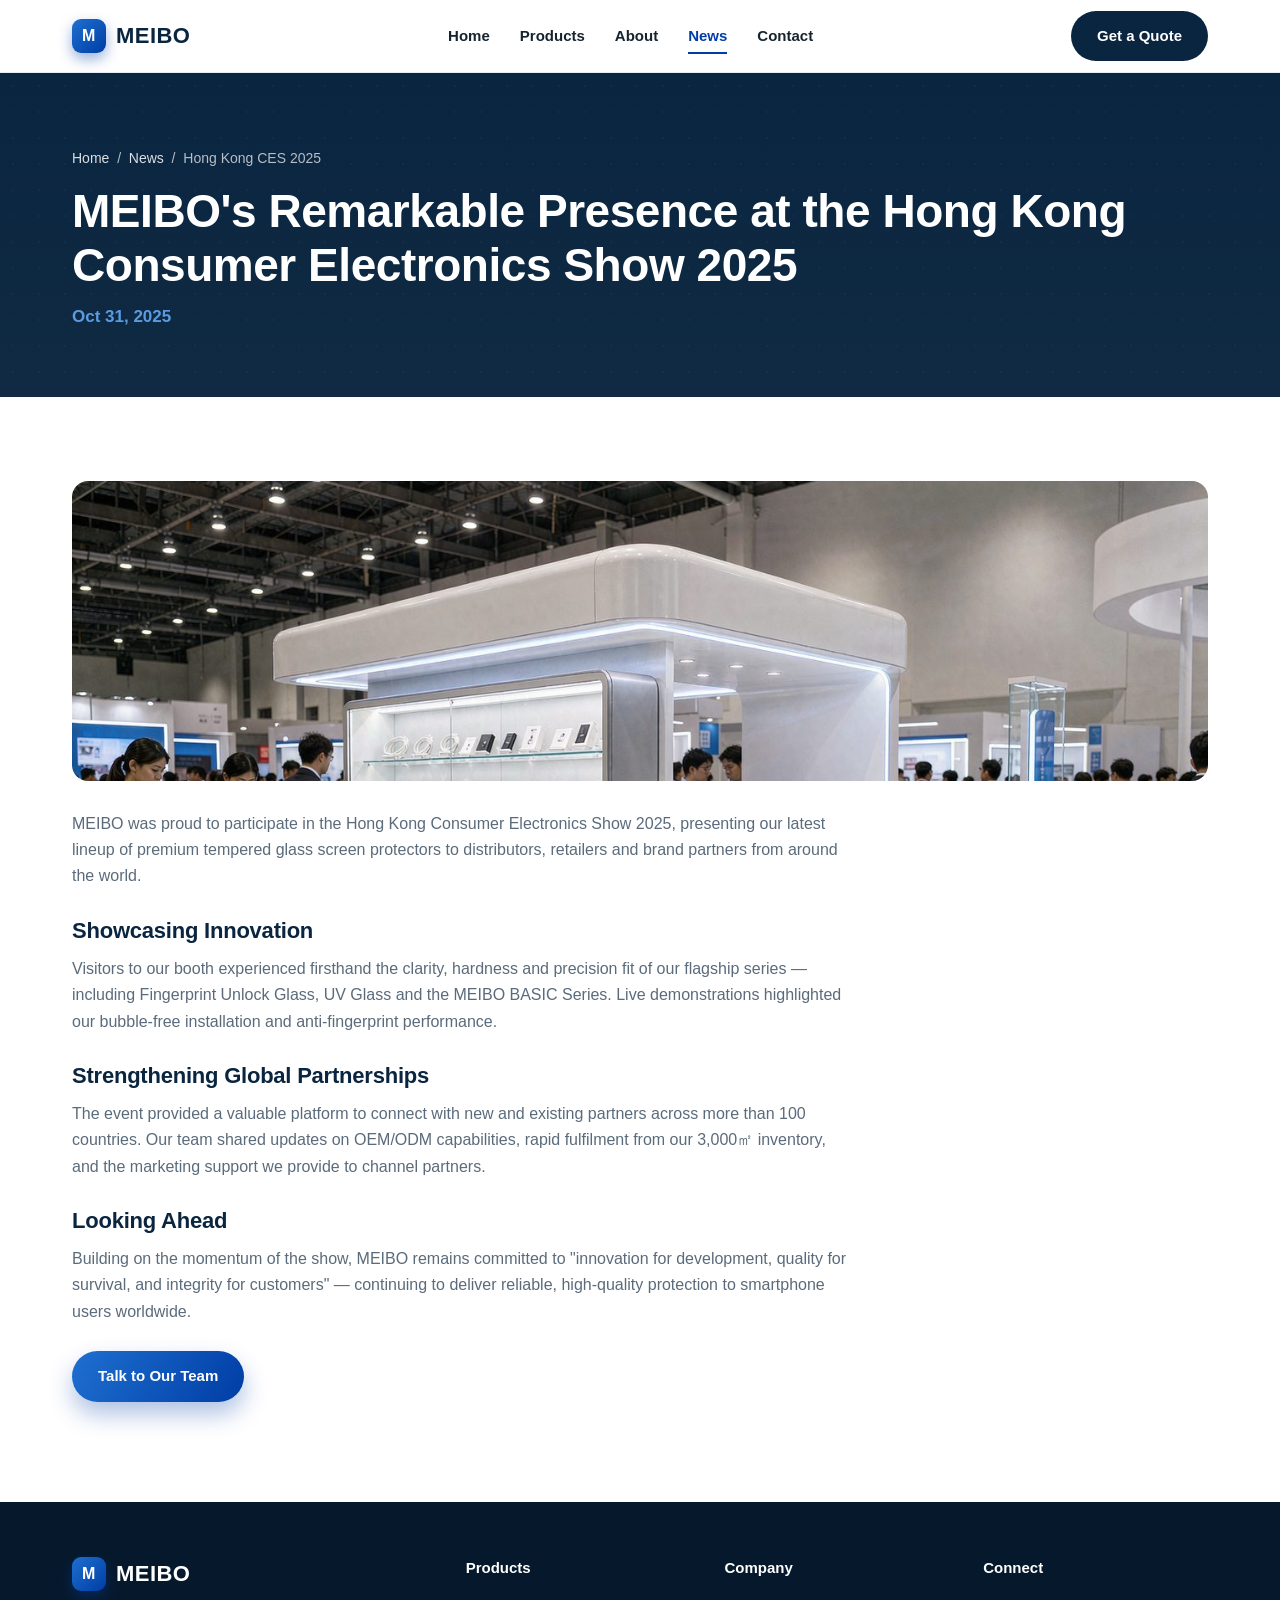
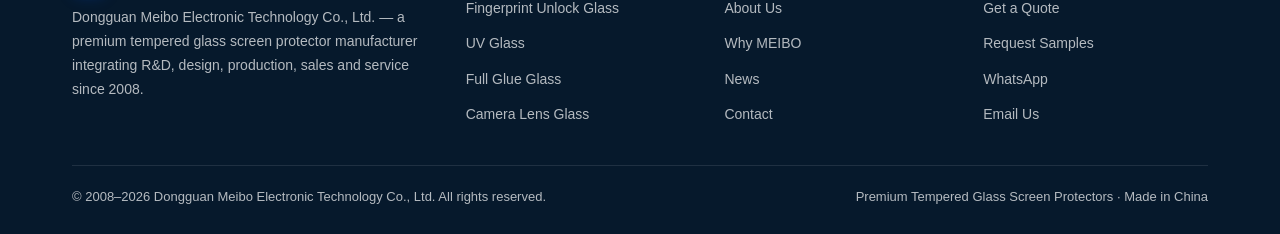
<file: meibo-cms/news-detail.html>
<!DOCTYPE html>
<html lang="en">
<head>
<meta charset="UTF-8" />
<meta name="viewport" content="width=device-width, initial-scale=1.0" />
<title>MEIBO at Hong Kong Consumer Electronics Show 2025 — MEIBO News</title>
<meta name="description" content="MEIBO showcased its newest tempered glass screen protector innovations to global partners and buyers at the Hong Kong Consumer Electronics Show 2025." />
<link rel="icon" type="image/svg+xml" href="assets/img/logo.svg" />
<link rel="stylesheet" href="assets/css/style.css" />
</head>
<body>

<header>
  <div class="wrap nav">
    <a href="index.html" class="logo"><span class="mark">M</span>MEIBO</a>
    <nav class="nav-links" id="navLinks">
      <a href="index.html">Home</a>
      <a href="products.html">Products</a>
      <a href="about.html">About</a>
      <a href="news.html" class="active">News</a>
      <a href="contact.html">Contact</a>
    </nav>
    <div class="nav-cta">
      <a href="contact.html" class="btn btn-dark">Get a Quote</a>
      <button class="menu-btn" id="menuBtn" aria-label="Menu">&#9776;</button>
    </div>
  </div>
</header>

<!-- ============ PAGE HERO ============ -->
<section class="page-hero">
  <div class="wrap">
    <div class="breadcrumb"><a href="index.html">Home</a> &nbsp;/&nbsp; <a href="news.html">News</a> &nbsp;/&nbsp; Hong Kong CES 2025</div>
    <h1>MEIBO's Remarkable Presence at the Hong Kong Consumer Electronics Show 2025</h1>
    <p style="color:var(--sky);font-weight:700">Oct 31, 2025</p>
  </div>
</section>

<!-- ============ ARTICLE ============ -->
<section class="section">
  <div class="wrap">
    <div class="article-banner has-img reveal"><img src="assets/img/news-hk-show.jpg" alt="Hong Kong Consumer Electronics Show 2025" loading="lazy"></div>
    <div class="prose reveal">
      <p>MEIBO was proud to participate in the Hong Kong Consumer Electronics Show 2025, presenting our latest lineup of premium tempered glass screen protectors to distributors, retailers and brand partners from around the world.</p>
      <h3>Showcasing Innovation</h3>
      <p>Visitors to our booth experienced firsthand the clarity, hardness and precision fit of our flagship series — including Fingerprint Unlock Glass, UV Glass and the MEIBO BASIC Series. Live demonstrations highlighted our bubble-free installation and anti-fingerprint performance.</p>
      <h3>Strengthening Global Partnerships</h3>
      <p>The event provided a valuable platform to connect with new and existing partners across more than 100 countries. Our team shared updates on OEM/ODM capabilities, rapid fulfilment from our 3,000㎡ inventory, and the marketing support we provide to channel partners.</p>
      <h3>Looking Ahead</h3>
      <p>Building on the momentum of the show, MEIBO remains committed to "innovation for development, quality for survival, and integrity for customers" — continuing to deliver reliable, high-quality protection to smartphone users worldwide.</p>
      <p><a href="contact.html" class="btn btn-primary" style="margin-top:10px">Talk to Our Team</a></p>
    </div>
  </div>
</section>

<!-- ============ FOOTER ============ -->
<footer>
  <div class="wrap">
    <div class="foot-grid">
      <div>
        <div class="logo"><span class="mark">M</span>MEIBO</div>
        <p>Dongguan Meibo Electronic Technology Co., Ltd. — a premium tempered glass screen protector manufacturer integrating R&D, design, production, sales and service since 2008.</p>
      </div>
      <div>
        <h5>Products</h5>
        <ul>
          <li><a href="products.html">Fingerprint Unlock Glass</a></li>
          <li><a href="products.html">UV Glass</a></li>
          <li><a href="products.html">Full Glue Glass</a></li>
          <li><a href="products.html">Camera Lens Glass</a></li>
        </ul>
      </div>
      <div>
        <h5>Company</h5>
        <ul>
          <li><a href="about.html">About Us</a></li>
          <li><a href="about.html">Why MEIBO</a></li>
          <li><a href="news.html">News</a></li>
          <li><a href="contact.html">Contact</a></li>
        </ul>
      </div>
      <div>
        <h5>Connect</h5>
        <ul>
          <li><a href="contact.html">Get a Quote</a></li>
          <li><a href="contact.html">Request Samples</a></li>
          <li><a href="contact.html">WhatsApp</a></li>
          <li><a href="contact.html">Email Us</a></li>
        </ul>
      </div>
    </div>
    <div class="foot-bottom">
      <span>© 2008–2026 Dongguan Meibo Electronic Technology Co., Ltd. All rights reserved.</span>
      <span>Premium Tempered Glass Screen Protectors · Made in China</span>
    </div>
  </div>
</footer>

<script>
  const menuBtn = document.getElementById('menuBtn');
  const navLinks = document.getElementById('navLinks');
  menuBtn.addEventListener('click', () => navLinks.classList.toggle('open'));
  navLinks.querySelectorAll('a').forEach(a => a.addEventListener('click', () => navLinks.classList.remove('open')));
  const io = new IntersectionObserver((e)=>{e.forEach(x=>{if(x.isIntersecting){x.target.classList.add('in');io.unobserve(x.target);}})},{threshold:.12});
  document.querySelectorAll('.reveal').forEach(el=>io.observe(el));
</script>
</body>
</html>
</file>
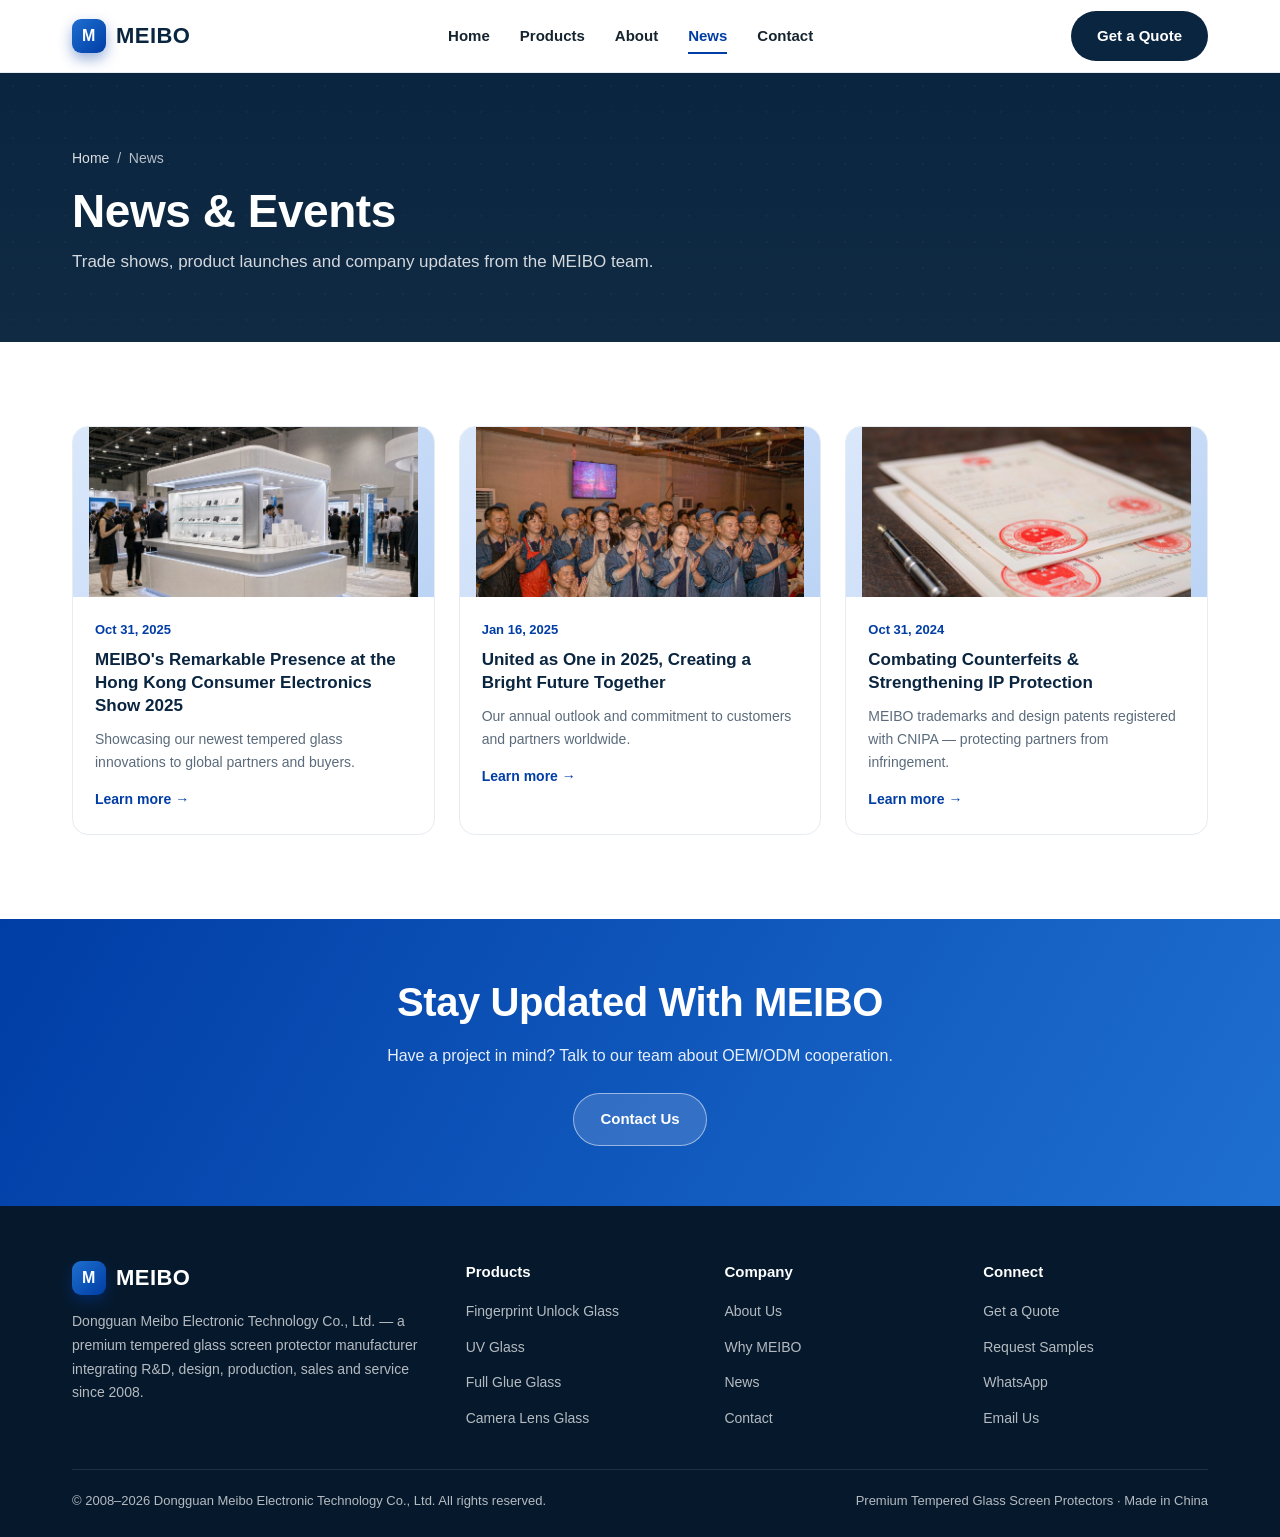
<file: meibo-cms/news.html>
<!DOCTYPE html>
<html lang="en">
<head>
<meta charset="UTF-8" />
<meta name="viewport" content="width=device-width, initial-scale=1.0" />
<title>News & Events — MEIBO Electronic</title>
<meta name="description" content="Latest news, trade shows and company updates from MEIBO — a leading tempered glass screen protector manufacturer." />
<link rel="icon" type="image/svg+xml" href="assets/img/logo.svg" />
<link rel="stylesheet" href="assets/css/style.css" />
<link rel="stylesheet" href="assets/css/cms.css" />
</head>
<body>

<header>
  <div class="wrap nav">
    <a href="index.html" class="logo"><span class="mark">M</span>MEIBO</a>
    <nav class="nav-links" id="navLinks">
      <a href="index.html">Home</a>
      <a href="products.html">Products</a>
      <a href="about.html">About</a>
      <a href="news.html" class="active">News</a>
      <a href="contact.html">Contact</a>
    </nav>
    <div class="nav-cta">
      <a href="contact.html" class="btn btn-dark">Get a Quote</a>
      <button class="menu-btn" id="menuBtn" aria-label="Menu">&#9776;</button>
    </div>
  </div>
</header>

<!-- ============ PAGE HERO ============ -->
<section class="page-hero">
  <div class="wrap">
    <div class="breadcrumb"><a href="index.html">Home</a> &nbsp;/&nbsp; News</div>
    <h1>News & Events</h1>
    <p>Trade shows, product launches and company updates from the MEIBO team.</p>
  </div>
</section>

<!-- ============ NEWS LIST ============ -->
<section class="section">
  <div class="wrap news-grid" id="newsGrid">
    <a class="news reveal" href="news-detail.html">
      <div class="thumb">HONG KONG · 2025</div>
      <div class="body">
        <div class="date">Oct 31, 2025</div>
        <h4>MEIBO's Remarkable Presence at the Hong Kong Consumer Electronics Show 2025</h4>
        <p>Showcasing our newest tempered glass innovations to global partners and buyers.</p>
        <span class="more">Learn more &#8594;</span>
      </div>
    </a>
    <a class="news reveal" href="news-detail.html">
      <div class="thumb">MEIBO · 2025</div>
      <div class="body">
        <div class="date">Jan 16, 2025</div>
        <h4>United as One in 2025, Creating a Bright Future Together</h4>
        <p>Our annual outlook and commitment to customers and partners worldwide.</p>
        <span class="more">Learn more &#8594;</span>
      </div>
    </a>
    <a class="news reveal" href="news-detail.html">
      <div class="thumb">IP · PROTECTION</div>
      <div class="body">
        <div class="date">Oct 31, 2024</div>
        <h4>Combating Counterfeits & Strengthening IP Protection</h4>
        <p>MEIBO trademarks and design patents registered with CNIPA — protecting partners from infringement.</p>
        <span class="more">Learn more &#8594;</span>
      </div>
    </a>
  </div>
</section>

<!-- ============ CTA BAND ============ -->
<section class="cta-band">
  <div class="wrap">
    <h2>Stay Updated With MEIBO</h2>
    <p>Have a project in mind? Talk to our team about OEM/ODM cooperation.</p>
    <a href="contact.html" class="btn btn-ghost">Contact Us</a>
  </div>
</section>

<!-- ============ FOOTER ============ -->
<footer>
  <div class="wrap">
    <div class="foot-grid">
      <div>
        <div class="logo"><span class="mark">M</span>MEIBO</div>
        <p>Dongguan Meibo Electronic Technology Co., Ltd. — a premium tempered glass screen protector manufacturer integrating R&D, design, production, sales and service since 2008.</p>
      </div>
      <div>
        <h5>Products</h5>
        <ul>
          <li><a href="products.html">Fingerprint Unlock Glass</a></li>
          <li><a href="products.html">UV Glass</a></li>
          <li><a href="products.html">Full Glue Glass</a></li>
          <li><a href="products.html">Camera Lens Glass</a></li>
        </ul>
      </div>
      <div>
        <h5>Company</h5>
        <ul>
          <li><a href="about.html">About Us</a></li>
          <li><a href="about.html">Why MEIBO</a></li>
          <li><a href="news.html">News</a></li>
          <li><a href="contact.html">Contact</a></li>
        </ul>
      </div>
      <div>
        <h5>Connect</h5>
        <ul>
          <li><a href="contact.html">Get a Quote</a></li>
          <li><a href="contact.html">Request Samples</a></li>
          <li><a href="contact.html">WhatsApp</a></li>
          <li><a href="contact.html">Email Us</a></li>
        </ul>
      </div>
    </div>
    <div class="foot-bottom">
      <span>© 2008–2026 Dongguan Meibo Electronic Technology Co., Ltd. All rights reserved.</span>
      <span>Premium Tempered Glass Screen Protectors · Made in China</span>
    </div>
  </div>
</footer>

<script>
  const menuBtn = document.getElementById('menuBtn');
  const navLinks = document.getElementById('navLinks');
  menuBtn.addEventListener('click', () => navLinks.classList.toggle('open'));
  navLinks.querySelectorAll('a').forEach(a => a.addEventListener('click', () => navLinks.classList.remove('open')));
  const io = new IntersectionObserver((e)=>{e.forEach(x=>{if(x.isIntersecting){x.target.classList.add('in');io.unobserve(x.target);}})},{threshold:.12});
  document.querySelectorAll('.reveal').forEach(el=>io.observe(el));
</script>
<script src="assets/js/content.js" defer></script>
</body>
</html>
</file>
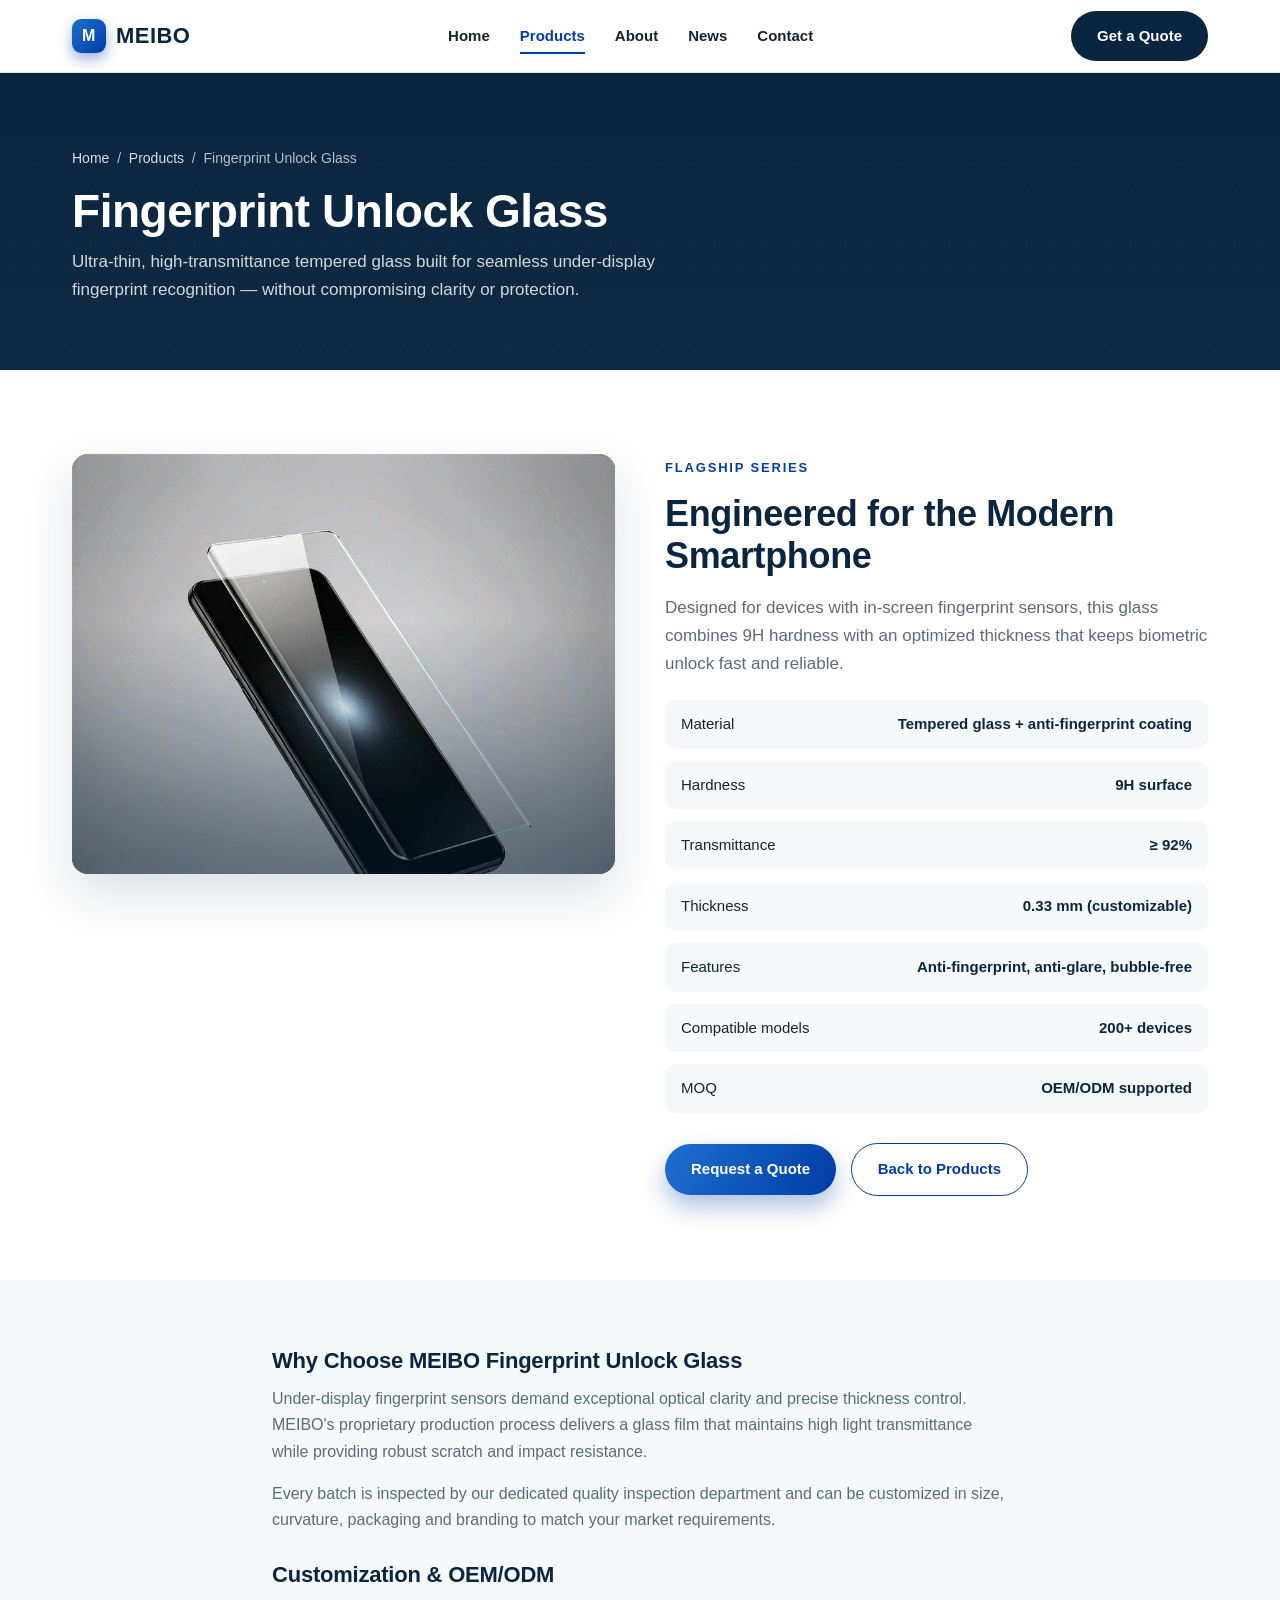
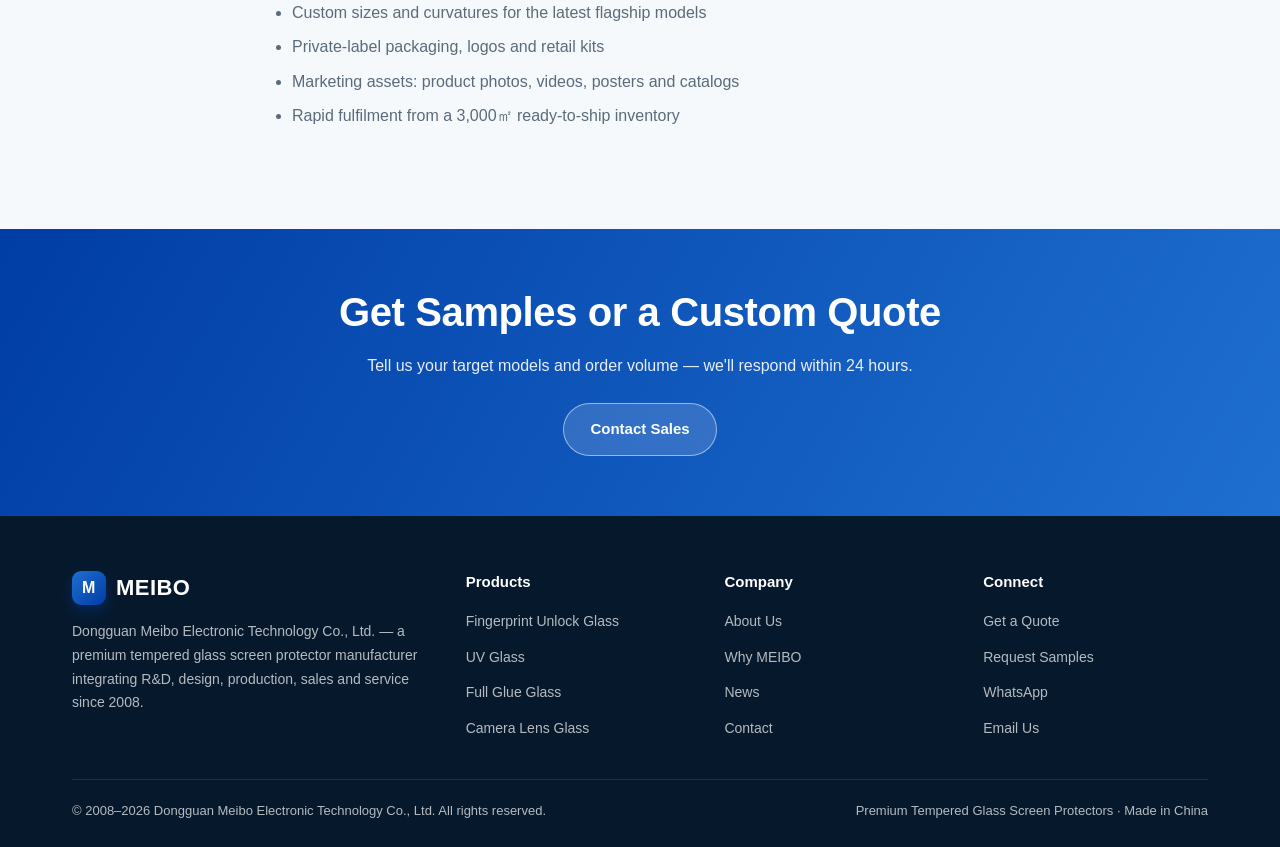
<file: meibo-cms/product-detail.html>
<!DOCTYPE html>
<html lang="en">
<head>
<meta charset="UTF-8" />
<meta name="viewport" content="width=device-width, initial-scale=1.0" />
<title>Fingerprint Unlock Glass — MEIBO Tempered Glass</title>
<meta name="description" content="MEIBO Fingerprint Unlock Glass: ultra-thin, high-transmittance tempered glass engineered for seamless under-display fingerprint recognition." />
<link rel="icon" type="image/svg+xml" href="assets/img/logo.svg" />
<link rel="stylesheet" href="assets/css/style.css" />
</head>
<body>

<header>
  <div class="wrap nav">
    <a href="index.html" class="logo"><span class="mark">M</span>MEIBO</a>
    <nav class="nav-links" id="navLinks">
      <a href="index.html">Home</a>
      <a href="products.html" class="active">Products</a>
      <a href="about.html">About</a>
      <a href="news.html">News</a>
      <a href="contact.html">Contact</a>
    </nav>
    <div class="nav-cta">
      <a href="contact.html" class="btn btn-dark">Get a Quote</a>
      <button class="menu-btn" id="menuBtn" aria-label="Menu">&#9776;</button>
    </div>
  </div>
</header>

<!-- ============ PAGE HERO ============ -->
<section class="page-hero">
  <div class="wrap">
    <div class="breadcrumb"><a href="index.html">Home</a> &nbsp;/&nbsp; <a href="products.html">Products</a> &nbsp;/&nbsp; Fingerprint Unlock Glass</div>
    <h1>Fingerprint Unlock Glass</h1>
    <p>Ultra-thin, high-transmittance tempered glass built for seamless under-display fingerprint recognition — without compromising clarity or protection.</p>
  </div>
</section>

<!-- ============ DETAIL ============ -->
<section class="section">
  <div class="wrap detail-grid">
    <div class="detail-media has-img reveal"><img src="assets/img/product-fingerprint.jpg" alt="Fingerprint Unlock Glass" loading="lazy"></div>
    <div class="detail-info reveal">
      <span class="eyebrow">Flagship Series</span>
      <h2>Engineered for the Modern Smartphone</h2>
      <p class="lead">Designed for devices with in-screen fingerprint sensors, this glass combines 9H hardness with an optimized thickness that keeps biometric unlock fast and reliable.</p>
      <ul class="specs">
        <li><span>Material</span><b>Tempered glass + anti-fingerprint coating</b></li>
        <li><span>Hardness</span><b>9H surface</b></li>
        <li><span>Transmittance</span><b>≥ 92%</b></li>
        <li><span>Thickness</span><b>0.33 mm (customizable)</b></li>
        <li><span>Features</span><b>Anti-fingerprint, anti-glare, bubble-free</b></li>
        <li><span>Compatible models</span><b>200+ devices</b></li>
        <li><span>MOQ</span><b>OEM/ODM supported</b></li>
      </ul>
      <a href="contact.html" class="btn btn-primary">Request a Quote</a>
      <a href="products.html" class="btn btn-outline" style="margin-left:10px">Back to Products</a>
    </div>
  </div>
</section>

<!-- ============ DESCRIPTION ============ -->
<section class="section about" style="padding-top:40px">
  <div class="wrap prose reveal">
    <h3>Why Choose MEIBO Fingerprint Unlock Glass</h3>
    <p>Under-display fingerprint sensors demand exceptional optical clarity and precise thickness control. MEIBO's proprietary production process delivers a glass film that maintains high light transmittance while providing robust scratch and impact resistance.</p>
    <p>Every batch is inspected by our dedicated quality inspection department and can be customized in size, curvature, packaging and branding to match your market requirements.</p>
    <h3>Customization & OEM/ODM</h3>
    <ul>
      <li>Custom sizes and curvatures for the latest flagship models</li>
      <li>Private-label packaging, logos and retail kits</li>
      <li>Marketing assets: product photos, videos, posters and catalogs</li>
      <li>Rapid fulfilment from a 3,000㎡ ready-to-ship inventory</li>
    </ul>
  </div>
</section>

<!-- ============ CTA BAND ============ -->
<section class="cta-band">
  <div class="wrap">
    <h2>Get Samples or a Custom Quote</h2>
    <p>Tell us your target models and order volume — we'll respond within 24 hours.</p>
    <a href="contact.html" class="btn btn-ghost">Contact Sales</a>
  </div>
</section>

<!-- ============ FOOTER ============ -->
<footer>
  <div class="wrap">
    <div class="foot-grid">
      <div>
        <div class="logo"><span class="mark">M</span>MEIBO</div>
        <p>Dongguan Meibo Electronic Technology Co., Ltd. — a premium tempered glass screen protector manufacturer integrating R&D, design, production, sales and service since 2008.</p>
      </div>
      <div>
        <h5>Products</h5>
        <ul>
          <li><a href="products.html">Fingerprint Unlock Glass</a></li>
          <li><a href="products.html">UV Glass</a></li>
          <li><a href="products.html">Full Glue Glass</a></li>
          <li><a href="products.html">Camera Lens Glass</a></li>
        </ul>
      </div>
      <div>
        <h5>Company</h5>
        <ul>
          <li><a href="about.html">About Us</a></li>
          <li><a href="about.html">Why MEIBO</a></li>
          <li><a href="news.html">News</a></li>
          <li><a href="contact.html">Contact</a></li>
        </ul>
      </div>
      <div>
        <h5>Connect</h5>
        <ul>
          <li><a href="contact.html">Get a Quote</a></li>
          <li><a href="contact.html">Request Samples</a></li>
          <li><a href="contact.html">WhatsApp</a></li>
          <li><a href="contact.html">Email Us</a></li>
        </ul>
      </div>
    </div>
    <div class="foot-bottom">
      <span>© 2008–2026 Dongguan Meibo Electronic Technology Co., Ltd. All rights reserved.</span>
      <span>Premium Tempered Glass Screen Protectors · Made in China</span>
    </div>
  </div>
</footer>

<script>
  const menuBtn = document.getElementById('menuBtn');
  const navLinks = document.getElementById('navLinks');
  menuBtn.addEventListener('click', () => navLinks.classList.toggle('open'));
  navLinks.querySelectorAll('a').forEach(a => a.addEventListener('click', () => navLinks.classList.remove('open')));
  const io = new IntersectionObserver((e)=>{e.forEach(x=>{if(x.isIntersecting){x.target.classList.add('in');io.unobserve(x.target);}})},{threshold:.12});
  document.querySelectorAll('.reveal').forEach(el=>io.observe(el));
</script>
</body>
</html>
</file>
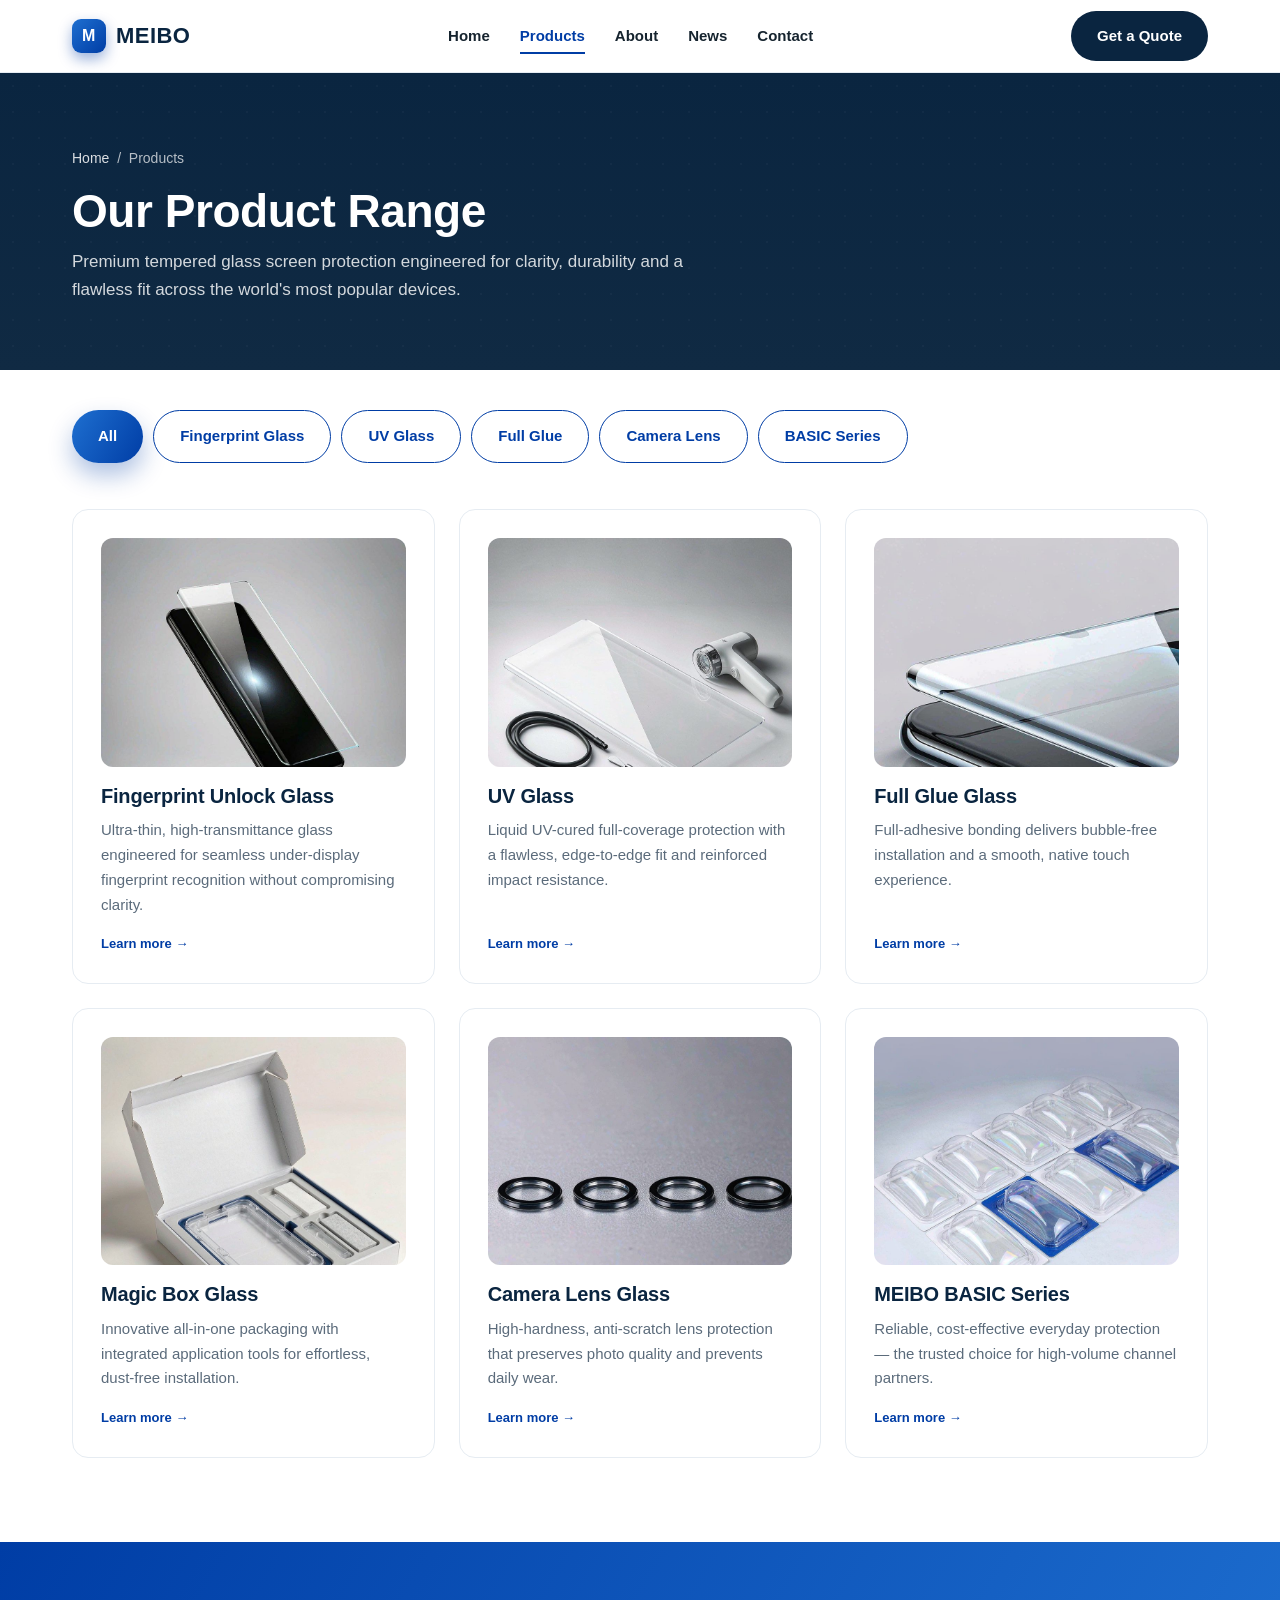
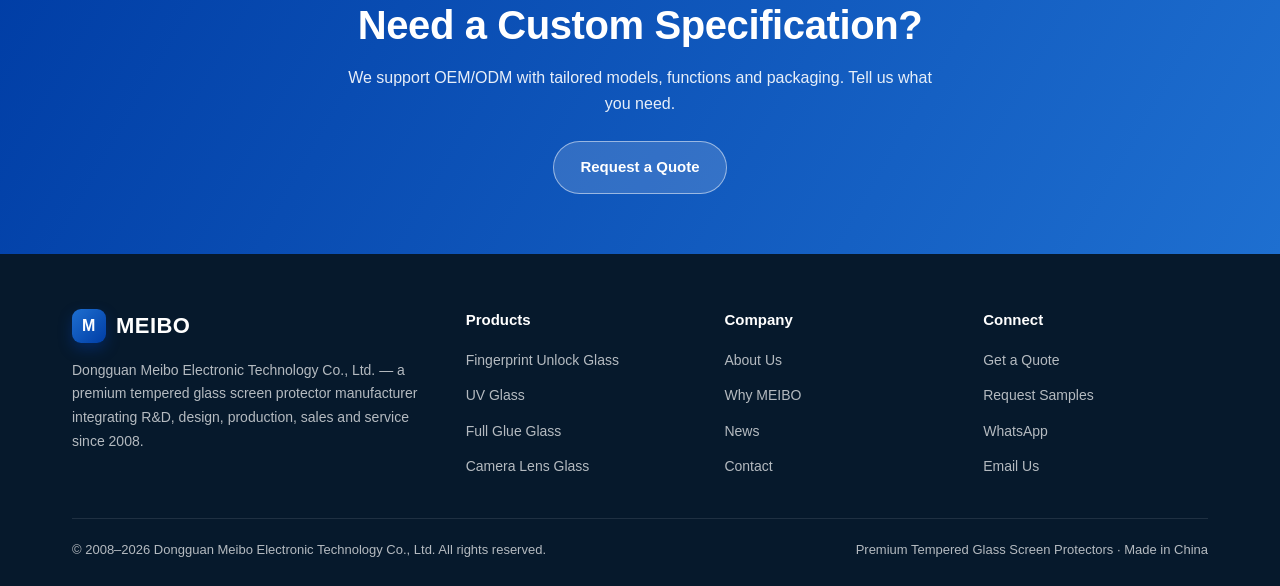
<file: meibo-cms/products.html>
<!DOCTYPE html>
<html lang="en">
<head>
<meta charset="UTF-8" />
<meta name="viewport" content="width=device-width, initial-scale=1.0" />
<title>Products — MEIBO Tempered Glass Screen Protectors</title>
<meta name="description" content="Explore MEIBO's full range of tempered glass screen protectors: Fingerprint Unlock Glass, UV Glass, Full Glue Glass, Magic Box Glass, Camera Lens Glass and the MEIBO BASIC Series." />
<link rel="icon" type="image/svg+xml" href="assets/img/logo.svg" />
<link rel="stylesheet" href="assets/css/style.css" />
<link rel="stylesheet" href="assets/css/cms.css" />
</head>
<body>

<header>
  <div class="wrap nav">
    <a href="index.html" class="logo"><span class="mark">M</span>MEIBO</a>
    <nav class="nav-links" id="navLinks">
      <a href="index.html">Home</a>
      <a href="products.html" class="active">Products</a>
      <a href="about.html">About</a>
      <a href="news.html">News</a>
      <a href="contact.html">Contact</a>
    </nav>
    <div class="nav-cta">
      <a href="contact.html" class="btn btn-dark">Get a Quote</a>
      <button class="menu-btn" id="menuBtn" aria-label="Menu">&#9776;</button>
    </div>
  </div>
</header>

<!-- ============ PAGE HERO ============ -->
<section class="page-hero">
  <div class="wrap">
    <div class="breadcrumb"><a href="index.html">Home</a> &nbsp;/&nbsp; Products</div>
    <h1>Our Product Range</h1>
    <p>Premium tempered glass screen protection engineered for clarity, durability and a flawless fit across the world's most popular devices.</p>
  </div>
</section>

<!-- ============ FILTER BAR ============ -->
<section class="section" style="padding-top:40px;padding-bottom:0">
  <div class="wrap">
    <div style="display:flex;flex-wrap:wrap;gap:10px;margin-bottom:36px">
      <span class="btn btn-primary" style="cursor:default">All</span>
      <span class="btn btn-outline" style="cursor:default">Fingerprint Glass</span>
      <span class="btn btn-outline" style="cursor:default">UV Glass</span>
      <span class="btn btn-outline" style="cursor:default">Full Glue</span>
      <span class="btn btn-outline" style="cursor:default">Camera Lens</span>
      <span class="btn btn-outline" style="cursor:default">BASIC Series</span>
    </div>
  </div>
</section>

<!-- ============ PRODUCT GRID ============ -->
<section class="section" style="padding-top:10px">
  <div class="wrap">
    <div class="prod-grid" id="productGrid">
      <a class="card reveal" href="product-detail.html">
        <div class="icon">&#128273;</div>
        <h3>Fingerprint Unlock Glass</h3>
        <p>Ultra-thin, high-transmittance glass engineered for seamless under-display fingerprint recognition without compromising clarity.</p>
        <span class="tag">View details &#8594;</span>
      </a>
      <a class="card reveal" href="product-detail.html">
        <div class="icon">&#9728;</div>
        <h3>UV Glass</h3>
        <p>Liquid UV-cured full-coverage protection with a flawless, edge-to-edge fit and reinforced impact resistance.</p>
        <span class="tag">View details &#8594;</span>
      </a>
      <a class="card reveal" href="product-detail.html">
        <div class="icon">&#128301;</div>
        <h3>Full Glue Glass</h3>
        <p>Full-adhesive bonding delivers bubble-free installation and a smooth, native touch experience.</p>
        <span class="tag">View details &#8594;</span>
      </a>
      <a class="card reveal" href="product-detail.html">
        <div class="icon">&#128230;</div>
        <h3>Magic Box Glass</h3>
        <p>Innovative all-in-one packaging with integrated application tools for effortless, dust-free installation.</p>
        <span class="tag">View details &#8594;</span>
      </a>
      <a class="card reveal" href="product-detail.html">
        <div class="icon">&#128247;</div>
        <h3>Camera Lens Glass</h3>
        <p>High-hardness, anti-scratch lens protection that preserves photo quality and prevents daily wear.</p>
        <span class="tag">View details &#8594;</span>
      </a>
      <a class="card reveal" href="product-detail.html">
        <div class="icon">&#10003;</div>
        <h3>MEIBO BASIC Series</h3>
        <p>Reliable, cost-effective everyday protection — the trusted choice for high-volume channel partners.</p>
        <span class="tag">View details &#8594;</span>
      </a>
    </div>
  </div>
</section>

<!-- ============ CTA BAND ============ -->
<section class="cta-band">
  <div class="wrap">
    <h2>Need a Custom Specification?</h2>
    <p>We support OEM/ODM with tailored models, functions and packaging. Tell us what you need.</p>
    <a href="contact.html" class="btn btn-ghost">Request a Quote</a>
  </div>
</section>

<!-- ============ FOOTER ============ -->
<footer>
  <div class="wrap">
    <div class="foot-grid">
      <div>
        <div class="logo"><span class="mark">M</span>MEIBO</div>
        <p>Dongguan Meibo Electronic Technology Co., Ltd. — a premium tempered glass screen protector manufacturer integrating R&D, design, production, sales and service since 2008.</p>
      </div>
      <div>
        <h5>Products</h5>
        <ul>
          <li><a href="products.html">Fingerprint Unlock Glass</a></li>
          <li><a href="products.html">UV Glass</a></li>
          <li><a href="products.html">Full Glue Glass</a></li>
          <li><a href="products.html">Camera Lens Glass</a></li>
        </ul>
      </div>
      <div>
        <h5>Company</h5>
        <ul>
          <li><a href="about.html">About Us</a></li>
          <li><a href="about.html">Why MEIBO</a></li>
          <li><a href="news.html">News</a></li>
          <li><a href="contact.html">Contact</a></li>
        </ul>
      </div>
      <div>
        <h5>Connect</h5>
        <ul>
          <li><a href="contact.html">Get a Quote</a></li>
          <li><a href="contact.html">Request Samples</a></li>
          <li><a href="contact.html">WhatsApp</a></li>
          <li><a href="contact.html">Email Us</a></li>
        </ul>
      </div>
    </div>
    <div class="foot-bottom">
      <span>© 2008–2026 Dongguan Meibo Electronic Technology Co., Ltd. All rights reserved.</span>
      <span>Premium Tempered Glass Screen Protectors · Made in China</span>
    </div>
  </div>
</footer>

<script>
  const menuBtn = document.getElementById('menuBtn');
  const navLinks = document.getElementById('navLinks');
  menuBtn.addEventListener('click', () => navLinks.classList.toggle('open'));
  navLinks.querySelectorAll('a').forEach(a => a.addEventListener('click', () => navLinks.classList.remove('open')));
  const io = new IntersectionObserver((e)=>{e.forEach(x=>{if(x.isIntersecting){x.target.classList.add('in');io.unobserve(x.target);}})},{threshold:.12});
  document.querySelectorAll('.reveal').forEach(el=>io.observe(el));
</script>
<script src="assets/js/content.js" defer></script>
</body>
</html>
</file>
<file: meibo-cms/assets/css/style.css>
/* ============================================================
   MEIBO Electronic — Shared Stylesheet
   Theme: Pantone 293C (#003DA5)
   ============================================================ */
:root{
  --navy:#0a2540;
  --navy-2:#102a43;
  --cyan:#1E6FD0;       /* Pantone 293C family - lighter companion */
  --cyan-2:#003DA5;     /* Pantone 293C - brand anchor */
  --sky:#5B9BE0;        /* Pantone 293C light tint (text on dark) */
  --ink:#16242f;
  --muted:#5b6b7b;
  --line:#e6ecf2;
  --bg-soft:#f6f9fc;
  --white:#ffffff;
  --radius:16px;
  --shadow:0 10px 30px rgba(10,37,64,.08);
  --shadow-lg:0 20px 50px rgba(10,37,64,.14);
  --maxw:1180px;
  --font:-apple-system,BlinkMacSystemFont,"Segoe UI",Roboto,Helvetica,Arial,"PingFang SC","Microsoft YaHei",sans-serif;
}
*{box-sizing:border-box;margin:0;padding:0;}
html{scroll-behavior:smooth;}
body{font-family:var(--font);color:var(--ink);background:var(--white);line-height:1.65;-webkit-font-smoothing:antialiased;}
a{text-decoration:none;color:inherit;}
img{max-width:100%;display:block;}
.wrap{max-width:var(--maxw);margin:0 auto;padding:0 22px;}
.section{padding:84px 0;}
.eyebrow{display:inline-block;font-size:13px;font-weight:700;letter-spacing:.14em;text-transform:uppercase;color:var(--cyan-2);margin-bottom:14px;}
h1,h2,h3{line-height:1.18;color:var(--navy);font-weight:800;letter-spacing:-.01em;}
h2{font-size:clamp(26px,3.4vw,40px);margin-bottom:16px;}
.lead{color:var(--muted);font-size:17px;max-width:680px;}
.btn{display:inline-flex;align-items:center;gap:8px;padding:13px 26px;border-radius:999px;font-weight:700;font-size:15px;transition:.22s ease;cursor:pointer;border:0;}
.btn-primary{background:linear-gradient(120deg,var(--cyan),var(--cyan-2));color:#fff;box-shadow:0 12px 24px rgba(0,61,165,.32);}
.btn-primary:hover{transform:translateY(-2px);box-shadow:0 16px 30px rgba(0,61,165,.42);}
.btn-ghost{background:rgba(255,255,255,.12);color:#fff;border:1px solid rgba(255,255,255,.35);}
.btn-ghost:hover{background:rgba(255,255,255,.2);}
.btn-dark{background:var(--navy);color:#fff;}
.btn-dark:hover{background:var(--navy-2);transform:translateY(-2px);}
.btn-outline{background:#fff;color:var(--cyan-2);border:1px solid var(--cyan-2);}
.btn-outline:hover{background:var(--cyan-2);color:#fff;}

/* ---------- Header ---------- */
header{position:sticky;top:0;z-index:50;background:rgba(255,255,255,.92);backdrop-filter:saturate(180%) blur(12px);border-bottom:1px solid var(--line);}
.nav{display:flex;align-items:center;justify-content:space-between;height:72px;}
.logo{display:flex;align-items:center;gap:10px;font-weight:900;font-size:22px;color:var(--navy);letter-spacing:.02em;}
.logo .mark{width:34px;height:34px;border-radius:9px;background:linear-gradient(135deg,var(--cyan),var(--cyan-2));display:grid;place-items:center;color:#fff;font-weight:900;font-size:16px;box-shadow:0 6px 14px rgba(0,61,165,.4);}
.nav-links{display:flex;align-items:center;gap:30px;}
.nav-links a{font-weight:600;font-size:15px;color:var(--ink);position:relative;}
.nav-links a::after{content:"";position:absolute;left:0;bottom:-6px;width:0;height:2px;background:var(--cyan-2);transition:.22s;}
.nav-links a:hover::after{width:100%;}
.nav-links a.active{color:var(--cyan-2);}
.nav-links a.active::after{width:100%;}
.nav-cta{display:flex;align-items:center;gap:14px;}
.menu-btn{display:none;background:none;border:0;font-size:26px;color:var(--navy);cursor:pointer;}

/* ---------- Hero (home) ---------- */
.hero{position:relative;background:radial-gradient(1200px 600px at 80% -10%,rgba(0,180,216,.25),transparent 60%),linear-gradient(180deg,var(--navy) 0%,var(--navy-2) 100%);color:#fff;overflow:hidden;}
.hero::before{content:"";position:absolute;inset:0;background-image:radial-gradient(rgba(255,255,255,.06) 1px,transparent 1px);background-size:26px 26px;opacity:.5;}
.hero-grid{position:relative;display:grid;grid-template-columns:1.1fr .9fr;gap:40px;align-items:center;padding:96px 0 110px;}
.hero h1{color:#fff;font-size:clamp(34px,5vw,58px);margin-bottom:20px;}
.hero .accent{background:linear-gradient(120deg,var(--sky),var(--cyan));-webkit-background-clip:text;background-clip:text;color:transparent;}
.hero p.lead{color:rgba(255,255,255,.82);font-size:18px;}
.hero-cta{display:flex;gap:14px;margin-top:30px;flex-wrap:wrap;}
.hero-badges{display:flex;gap:22px;margin-top:34px;flex-wrap:wrap;}
.hero-badges .b{font-size:14px;color:rgba(255,255,255,.85);display:flex;align-items:center;gap:8px;}
.hero-badges .b b{color:#fff;font-size:20px;display:block;line-height:1.1;}
.hero-visual{position:relative;height:380px;}
.glass-card{position:absolute;border-radius:18px;background:linear-gradient(160deg,rgba(255,255,255,.18),rgba(255,255,255,.04));border:1px solid rgba(255,255,255,.25);backdrop-filter:blur(6px);box-shadow:var(--shadow-lg);}
.gc1{width:200px;height:240px;left:30px;top:30px;transform:rotate(-8deg);}
.gc2{width:170px;height:210px;right:20px;top:60px;transform:rotate(7deg);}
.gc3{width:140px;height:120px;left:130px;bottom:10px;transform:rotate(-2deg);}
.gc-label{position:absolute;bottom:14px;left:14px;font-size:12px;font-weight:700;color:#fff;background:rgba(10,37,64,.5);padding:4px 10px;border-radius:999px;}

/* ---------- Inner page hero ---------- */
.page-hero{position:relative;background:linear-gradient(180deg,var(--navy),var(--navy-2));color:#fff;overflow:hidden;}
.page-hero::before{content:"";position:absolute;inset:0;background-image:radial-gradient(rgba(255,255,255,.06) 1px,transparent 1px);background-size:26px 26px;opacity:.5;}
.page-hero .wrap{padding:74px 22px 66px;}
.breadcrumb{font-size:14px;color:rgba(255,255,255,.7);margin-bottom:14px;}
.breadcrumb a{color:rgba(255,255,255,.85);}
.breadcrumb a:hover{color:var(--sky);}
.page-hero h1{color:#fff;font-size:clamp(30px,4vw,46px);}
.page-hero p{color:rgba(255,255,255,.82);max-width:640px;margin-top:10px;font-size:17px;}

/* ---------- Stats ---------- */
.stats{background:var(--bg-soft);border-bottom:1px solid var(--line);}
.stats-grid{display:grid;grid-template-columns:repeat(5,1fr);gap:20px;padding:38px 0;}
.stat{text-align:center;}
.stat .num{font-size:clamp(26px,3vw,38px);font-weight:900;color:var(--cyan-2);line-height:1;}
.stat .lbl{font-size:13.5px;color:var(--muted);margin-top:8px;font-weight:600;}

/* ---------- Section heads ---------- */
.head-center{text-align:center;max-width:720px;margin:0 auto 50px;}
.head-center .lead{margin:0 auto;}

/* ---------- Products ---------- */
.prod-grid{display:grid;grid-template-columns:repeat(3,1fr);gap:24px;}
.card{background:var(--white);border:1px solid var(--line);border-radius:var(--radius);padding:28px;transition:.25s;overflow:hidden;position:relative;display:flex;flex-direction:column;}
.card:hover{transform:translateY(-6px);box-shadow:var(--shadow-lg);border-color:transparent;}
.card .icon{width:54px;height:54px;border-radius:14px;background:linear-gradient(135deg,var(--sky),var(--cyan-2));display:grid;place-items:center;color:#fff;font-size:24px;margin-bottom:18px;overflow:hidden;}
/* 有产品图时，图标变成 4:3 的产品图位 */
.card .icon.has-img{width:100%;height:auto;aspect-ratio:4/3;border-radius:12px;background:var(--bg-soft);margin-bottom:18px;}
.card .icon img{width:100%;height:100%;object-fit:cover;display:block;}
.card h3{font-size:20px;margin-bottom:10px;}
.card p{color:var(--muted);font-size:15px;flex:1;}
.card .tag{display:inline-block;margin-top:16px;font-size:13px;font-weight:700;color:var(--cyan-2);}

/* ---------- Product detail ---------- */
.detail-grid{display:grid;grid-template-columns:1fr 1fr;gap:50px;align-items:start;}
.detail-media{height:420px;border-radius:var(--radius);background:linear-gradient(160deg,var(--cyan),var(--navy));position:relative;overflow:hidden;box-shadow:var(--shadow-lg);display:grid;place-items:center;color:#fff;}
.detail-media span{font-weight:800;letter-spacing:.08em;font-size:15px;opacity:.9;}
.detail-info h2{font-size:clamp(26px,3vw,36px);}
.specs{list-style:none;margin:22px 0;display:grid;gap:12px;}
.specs li{display:flex;justify-content:space-between;gap:16px;padding:12px 16px;background:var(--bg-soft);border-radius:10px;font-size:15px;}
.specs li b{color:var(--navy);}
.detail-info .btn{margin-top:8px;}

/* ---------- About ---------- */
.about{background:var(--bg-soft);}
.about-grid{display:grid;grid-template-columns:1fr 1fr;gap:50px;align-items:center;}
.about-visual{height:360px;border-radius:var(--radius);background:linear-gradient(160deg,var(--cyan),var(--navy));position:relative;overflow:hidden;box-shadow:var(--shadow-lg);}
.about-visual::after{content:"";position:absolute;inset:0;background-image:radial-gradient(rgba(255,255,255,.12) 1px,transparent 1px);background-size:22px 22px;}
.about-visual .inner{position:absolute;left:30px;bottom:30px;color:#fff;z-index:2;}
.about-visual .inner h3{color:#fff;font-size:30px;}
/* 有配图时：压一层深色渐变保证文字可读 */
.about-visual.has-img::after{background-image:linear-gradient(to top,rgba(6,26,48,.85),rgba(6,26,48,.15) 55%,transparent);}
.detail-media.has-img::after{content:"";position:absolute;inset:0;background:linear-gradient(to top,rgba(6,26,48,.55),transparent 60%);}
.detail-media img{width:100%;height:100%;object-fit:cover;}
.feat-list{list-style:none;margin-top:22px;display:grid;gap:14px;}
.feat-list li{display:flex;gap:12px;font-size:15.5px;color:var(--ink);}
.feat-list .ck{flex:0 0 22px;height:22px;border-radius:50%;background:rgba(0,61,165,.12);color:var(--cyan-2);display:grid;place-items:center;font-weight:900;font-size:13px;}

/* prose (text bodies) */
.prose{max-width:780px;}
.prose p{margin-bottom:16px;color:var(--muted);}
.prose h3{font-size:22px;margin:28px 0 12px;}
.prose ul{margin:0 0 16px 20px;color:var(--muted);}
.prose li{margin-bottom:8px;}

/* values */
.values-grid{display:grid;grid-template-columns:repeat(4,1fr);gap:22px;margin-top:10px;}
.value{background:var(--white);border:1px solid var(--line);border-radius:var(--radius);padding:26px;}
.value .ic{width:46px;height:46px;border-radius:12px;background:linear-gradient(135deg,var(--sky),var(--cyan-2));color:#fff;display:grid;place-items:center;font-size:20px;font-weight:900;margin-bottom:14px;}
.value h4{color:var(--navy);font-size:17px;margin-bottom:8px;}
.value p{font-size:14px;color:var(--muted);}

/* timeline */
.timeline{list-style:none;margin-top:30px;border-left:3px solid var(--cyan-2);padding-left:28px;display:grid;gap:26px;}
.timeline li{position:relative;}
.timeline li::before{content:"";position:absolute;left:-37px;top:4px;width:16px;height:16px;border-radius:50%;background:var(--cyan-2);box-shadow:0 0 0 4px rgba(0,61,165,.15);}
.timeline .yr{font-weight:900;color:var(--cyan-2);font-size:18px;}
.timeline p{color:var(--muted);font-size:15px;margin-top:4px;}

/* ---------- Why choose ---------- */
.why-grid{display:grid;grid-template-columns:repeat(4,1fr);gap:22px;}
.why{background:var(--white);border:1px solid var(--line);border-radius:var(--radius);padding:26px;text-align:center;}
.why .big{font-size:34px;font-weight:900;color:var(--cyan-2);}
.why h4{font-size:16px;margin:10px 0 6px;color:var(--navy);}
.why p{font-size:14px;color:var(--muted);}

/* ---------- News ---------- */
.news-grid{display:grid;grid-template-columns:repeat(3,1fr);gap:24px;}
.news{background:var(--white);border:1px solid var(--line);border-radius:var(--radius);overflow:hidden;transition:.25s;}
.news:hover{transform:translateY(-5px);box-shadow:var(--shadow);}
.news .thumb{height:170px;background:linear-gradient(135deg,#dbe8fb,#bcd4f5);display:grid;place-items:center;color:var(--cyan-2);font-weight:800;font-size:14px;letter-spacing:.05em;text-align:center;padding:0 16px;overflow:hidden;}
.news .thumb img{width:100%;height:100%;object-fit:cover;display:block;}
.news .body{padding:22px;}
.news .date{font-size:13px;color:var(--cyan-2);font-weight:700;}
.news h4{font-size:17px;margin:8px 0 10px;color:var(--navy);line-height:1.35;}
.news p{font-size:14px;color:var(--muted);}
.news .more{display:inline-block;margin-top:14px;font-weight:700;color:var(--cyan-2);font-size:14px;}
.article-banner{height:300px;border-radius:var(--radius);background:linear-gradient(160deg,var(--cyan),var(--navy));display:grid;place-items:center;color:#fff;font-weight:800;letter-spacing:.06em;margin-bottom:30px;overflow:hidden;}
.article-banner.has-img{color:transparent;}
.article-banner img{width:100%;height:100%;object-fit:cover;display:block;}

/* ---------- Contact ---------- */
.contact{background:linear-gradient(180deg,var(--navy),var(--navy-2));color:#fff;}
.contact-grid{display:grid;grid-template-columns:1fr 1fr;gap:50px;align-items:start;}
.contact h2{color:#fff;}
.contact .lead{color:rgba(255,255,255,.8);}
.info-list{list-style:none;margin-top:24px;display:grid;gap:16px;}
.info-list li{display:flex;gap:14px;align-items:flex-start;}
.info-list .ic{width:42px;height:42px;border-radius:11px;background:rgba(255,255,255,.12);display:grid;place-items:center;font-size:18px;flex:0 0 42px;}
.info-list b{display:block;font-size:15px;}
.info-list span{font-size:14px;color:rgba(255,255,255,.75);}
.form{background:rgba(255,255,255,.06);border:1px solid rgba(255,255,255,.16);border-radius:var(--radius);padding:28px;backdrop-filter:blur(6px);}
.form h3{color:#fff;margin-bottom:18px;font-size:20px;}
.field{margin-bottom:14px;}
.field label{display:block;font-size:13px;font-weight:600;color:rgba(255,255,255,.85);margin-bottom:6px;}
.field input,.field textarea,.field select{width:100%;padding:12px 14px;border-radius:10px;border:1px solid rgba(255,255,255,.2);background:rgba(255,255,255,.08);color:#fff;font-family:inherit;font-size:15px;}
.field input::placeholder,.field textarea::placeholder{color:rgba(255,255,255,.55);}
.field textarea{resize:vertical;min-height:110px;}
.form .btn-primary{width:100%;justify-content:center;margin-top:6px;}
.form-note{font-size:13px;color:rgba(255,255,255,.7);margin-top:12px;text-align:center;}
.form-ok{display:none;background:rgba(255,255,255,.12);border:1px solid rgba(255,255,255,.25);border-radius:10px;padding:14px;margin-top:14px;color:#fff;font-size:14px;}

/* ---------- CTA band ---------- */
.cta-band{background:linear-gradient(120deg,var(--cyan-2),var(--cyan));color:#fff;text-align:center;padding:60px 0;}
.cta-band h2{color:#fff;}
.cta-band p{color:rgba(255,255,255,.9);max-width:600px;margin:0 auto 24px;}
.cta-band .btn-ghost{background:rgba(255,255,255,.15);border-color:rgba(255,255,255,.5);}

/* ---------- Footer ---------- */
footer{background:#06192c;color:rgba(255,255,255,.7);padding:54px 0 26px;}
.foot-grid{display:grid;grid-template-columns:1.6fr 1fr 1fr 1fr;gap:34px;}
footer .logo{color:#fff;margin-bottom:14px;}
footer p{font-size:14px;line-height:1.7;}
footer h5{color:#fff;font-size:15px;margin-bottom:14px;}
footer ul{list-style:none;display:grid;gap:9px;}
footer ul a{font-size:14px;color:rgba(255,255,255,.7);}
footer ul a:hover{color:var(--sky);}
.foot-bottom{border-top:1px solid rgba(255,255,255,.1);margin-top:38px;padding-top:20px;display:flex;justify-content:space-between;flex-wrap:wrap;gap:10px;font-size:13px;}

/* ---------- Reveal ---------- */
.reveal{opacity:0;transform:translateY(26px);transition:.7s cubic-bezier(.2,.7,.2,1);}
.reveal.in{opacity:1;transform:none;}

/* ---------- Responsive ---------- */
@media(max-width:980px){
  .hero-grid{grid-template-columns:1fr;padding:70px 0 80px;}
  .hero-visual{height:300px;order:-1;}
  .stats-grid{grid-template-columns:repeat(2,1fr);gap:26px 14px;}
  .prod-grid,.news-grid{grid-template-columns:repeat(2,1fr);}
  .about-grid,.contact-grid,.detail-grid{grid-template-columns:1fr;gap:34px;}
  .why-grid,.values-grid{grid-template-columns:repeat(2,1fr);}
  .foot-grid{grid-template-columns:1fr 1fr;gap:26px;}
}
@media(max-width:680px){
  .nav-links{position:fixed;inset:72px 0 auto 0;flex-direction:column;background:#fff;padding:18px 22px;gap:16px;border-bottom:1px solid var(--line);transform:translateY(-130%);transition:.3s;box-shadow:var(--shadow);}
  .nav-links.open{transform:none;}
  .menu-btn{display:block;}
  .nav-cta .btn-dark{display:none;}
  .prod-grid,.news-grid,.why-grid,.values-grid{grid-template-columns:1fr;}
  .foot-grid{grid-template-columns:1fr;}
  .section{padding:60px 0;}
}
</file>
<file: meibo-cms/assets/css/cms.css>
/* ===== CMS 上传图片的适配样式 ===== */
.card .icon { overflow: hidden; }
.card .icon img { width: 100%; height: 100%; object-fit: cover; display: block; }

.news .thumb { overflow: hidden; }
.news .thumb img { width: 100%; height: 100%; object-fit: cover; display: block; }

.about-visual.has-img { background-size: cover; background-position: center; }
</file>
